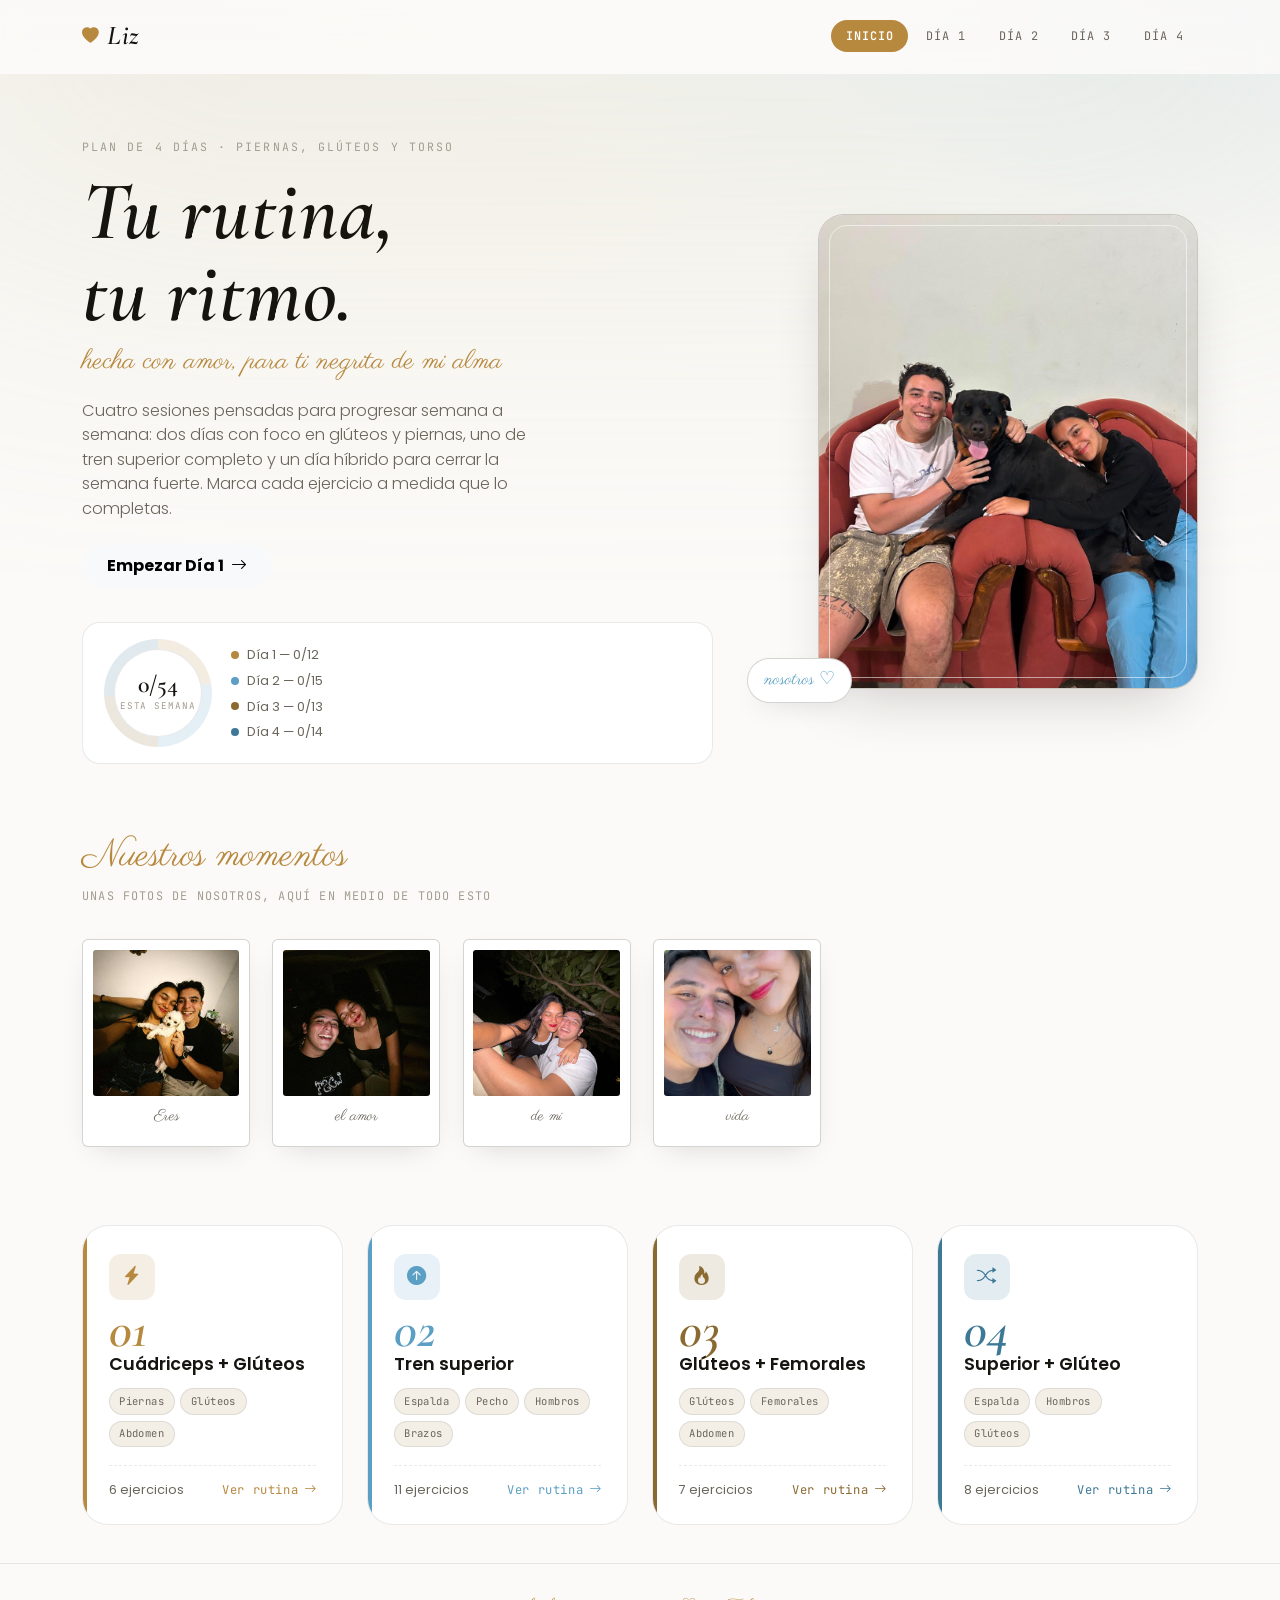
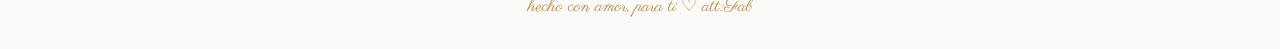
<file: index.html>
<!DOCTYPE html>
<html lang="es">
<head>
<meta charset="UTF-8">
<meta name="viewport" content="width=device-width, initial-scale=1.0">
<title>Nuestra Rutina</title>
<meta name="description" content="Nuestro plan de entrenamiento de 4 días, hecho con cariño para ti.">

<link rel="preconnect" href="https://fonts.googleapis.com">
<link href="https://fonts.googleapis.com/css2?family=Cormorant+Garamond:ital,wght@0,500;0,600;0,700;1,500;1,600&family=Poppins:wght@300;400;500;600;700&family=Parisienne&family=JetBrains+Mono:wght@400;600&display=swap" rel="stylesheet">
<link href="https://cdn.jsdelivr.net/npm/bootstrap@5.3.3/dist/css/bootstrap.min.css" rel="stylesheet">
<link rel="stylesheet" href="https://cdn.jsdelivr.net/npm/bootstrap-icons@1.11.3/font/bootstrap-icons.css">
<link rel="stylesheet" href="css/style.css">
</head>
<body>

<nav class="navbar navbar-rutina navbar-expand-md">
  <div class="container">
    <a class="brand" href="index.html"><i class="bi bi-heart-fill"></i>Liz</a>
    <button class="navbar-toggler border-0 text-white" type="button" data-bs-toggle="collapse" data-bs-target="#navMenu">
      <i class="bi bi-list fs-2"></i>
    </button>
    <div class="collapse navbar-collapse justify-content-end" id="navMenu">
      <ul class="navbar-nav gap-1">
        <li class="nav-item"><a class="nav-link active" href="index.html">Inicio</a></li>
        <li class="nav-item"><a class="nav-link" href="pages/dia1.html">Día 1</a></li>
        <li class="nav-item"><a class="nav-link" href="pages/dia2.html">Día 2</a></li>
        <li class="nav-item"><a class="nav-link" href="pages/dia3.html">Día 3</a></li>
        <li class="nav-item"><a class="nav-link" href="pages/dia4.html">Día 4</a></li>
      </ul>
    </div>
  </div>
</nav>

<header class="hero">
  <div class="container">
    <div class="row align-items-center g-5">
      <div class="col-lg-7 reveal">
        <p class="eyebrow mb-3">Plan de 4 días · piernas, glúteos y torso</p>
        <h1 class="display">Tu rutina,<br>tu ritmo.</h1>
        <span class="love-line">hecha con amor, para ti negrita de mi alma</span>
        <p class="lead-copy mt-3">
          Cuatro sesiones pensadas para progresar semana a semana: dos días con foco en
          glúteos y piernas, uno de tren superior completo y un día híbrido para cerrar
          la semana fuerte. Marca cada ejercicio a medida que lo completas.
        </p>
        <div class="d-flex gap-2 mt-4">
          <a href="pages/dia1.html" class="btn btn-light rounded-pill px-4 py-2 fw-bold">
            Empezar Día 1 <i class="bi bi-arrow-right ms-1"></i>
          </a>
        </div>

        <div class="weekly-strip reveal">
          <div class="weekly-ring-wrap">
            <div class="weekly-ring" id="weekly-ring">
              <div class="ring-center">
                <span class="ring-count" id="ring-count">0/0</span>
                <span class="ring-label">esta semana</span>
              </div>
            </div>
            <div class="ring-legend" id="ring-legend"></div>
          </div>
        </div>
      </div>

      <div class="col-lg-5 reveal">
        <div class="hero-photo-wrap">
          <div class="hero-photo" id="hero-photo">
            <div class="photo-empty"><i class="bi bi-camera-heart"></i><span>Foto de portada<br>img/nosotros/portada.jpeg</span></div>
          </div>
          <div class="hero-photo-tag">nosotros ♡</div>
        </div>
      </div>
    </div>
  </div>
</header>

<main class="container">

  <section class="nosotros-section reveal">
    <p class="nosotros-title">Nuestros momentos</p>
    <p class="nosotros-sub">unas fotos de nosotros, aquí en medio de todo esto</p>
    <div class="gallery-nosotros" id="gallery-nosotros"></div>
  </section>

  <div class="section-block">
  <div class="row g-4">

    <div class="col-md-6 col-lg-3 reveal">
      <a href="pages/dia1.html" class="text-decoration-none">
        <div class="day-card" style="--card-accent:#b7893f">
          <span class="day-icon"><i class="bi bi-lightning-charge-fill"></i></span>
          <p class="day-num">01</p>
          <h3>Cuádriceps + Glúteos</h3>
          <div class="tag-row">
            <span class="tag">Piernas</span><span class="tag">Glúteos</span><span class="tag">Abdomen</span>
          </div>
          <div class="card-foot">
            <span class="text-muted-soft" style="font-size:.8rem">6 ejercicios</span>
            <span class="go">Ver rutina <i class="bi bi-arrow-right"></i></span>
          </div>
        </div>
      </a>
    </div>

    <div class="col-md-6 col-lg-3 reveal">
      <a href="pages/dia2.html" class="text-decoration-none">
        <div class="day-card" style="--card-accent:#5b9fc4">
          <span class="day-icon"><i class="bi bi-arrow-up-circle-fill"></i></span>
          <p class="day-num">02</p>
          <h3>Tren superior</h3>
          <div class="tag-row">
            <span class="tag">Espalda</span><span class="tag">Pecho</span><span class="tag">Hombros</span><span class="tag">Brazos</span>
          </div>
          <div class="card-foot">
            <span class="text-muted-soft" style="font-size:.8rem">11 ejercicios</span>
            <span class="go">Ver rutina <i class="bi bi-arrow-right"></i></span>
          </div>
        </div>
      </a>
    </div>

    <div class="col-md-6 col-lg-3 reveal">
      <a href="pages/dia3.html" class="text-decoration-none">
        <div class="day-card" style="--card-accent:#8a6a30">
          <span class="day-icon"><i class="bi bi-fire"></i></span>
          <p class="day-num">03</p>
          <h3>Glúteos + Femorales</h3>
          <div class="tag-row">
            <span class="tag">Glúteos</span><span class="tag">Femorales</span><span class="tag">Abdomen</span>
          </div>
          <div class="card-foot">
            <span class="text-muted-soft" style="font-size:.8rem">7 ejercicios</span>
            <span class="go">Ver rutina <i class="bi bi-arrow-right"></i></span>
          </div>
        </div>
      </a>
    </div>

    <div class="col-md-6 col-lg-3 reveal">
      <a href="pages/dia4.html" class="text-decoration-none">
        <div class="day-card" style="--card-accent:#3d7996">
          <span class="day-icon"><i class="bi bi-shuffle"></i></span>
          <p class="day-num">04</p>
          <h3>Superior + Glúteo</h3>
          <div class="tag-row">
            <span class="tag">Espalda</span><span class="tag">Hombros</span><span class="tag">Glúteos</span>
          </div>
          <div class="card-foot">
            <span class="text-muted-soft" style="font-size:.8rem">8 ejercicios</span>
            <span class="go">Ver rutina <i class="bi bi-arrow-right"></i></span>
          </div>
        </div>
      </a>
    </div>

  </div>
  </div>
</main>

<footer class="site-footer">hecho con amor, para ti ♡ att:Fab</footer>

<button class="to-top" aria-label="Volver arriba"><i class="bi bi-arrow-up"></i></button>

<script src="https://cdn.jsdelivr.net/npm/bootstrap@5.3.3/dist/js/bootstrap.bundle.min.js"></script>
<script src="js/app.js"></script>
<script>initIndexPage();</script>
</body>
</html>
</file>
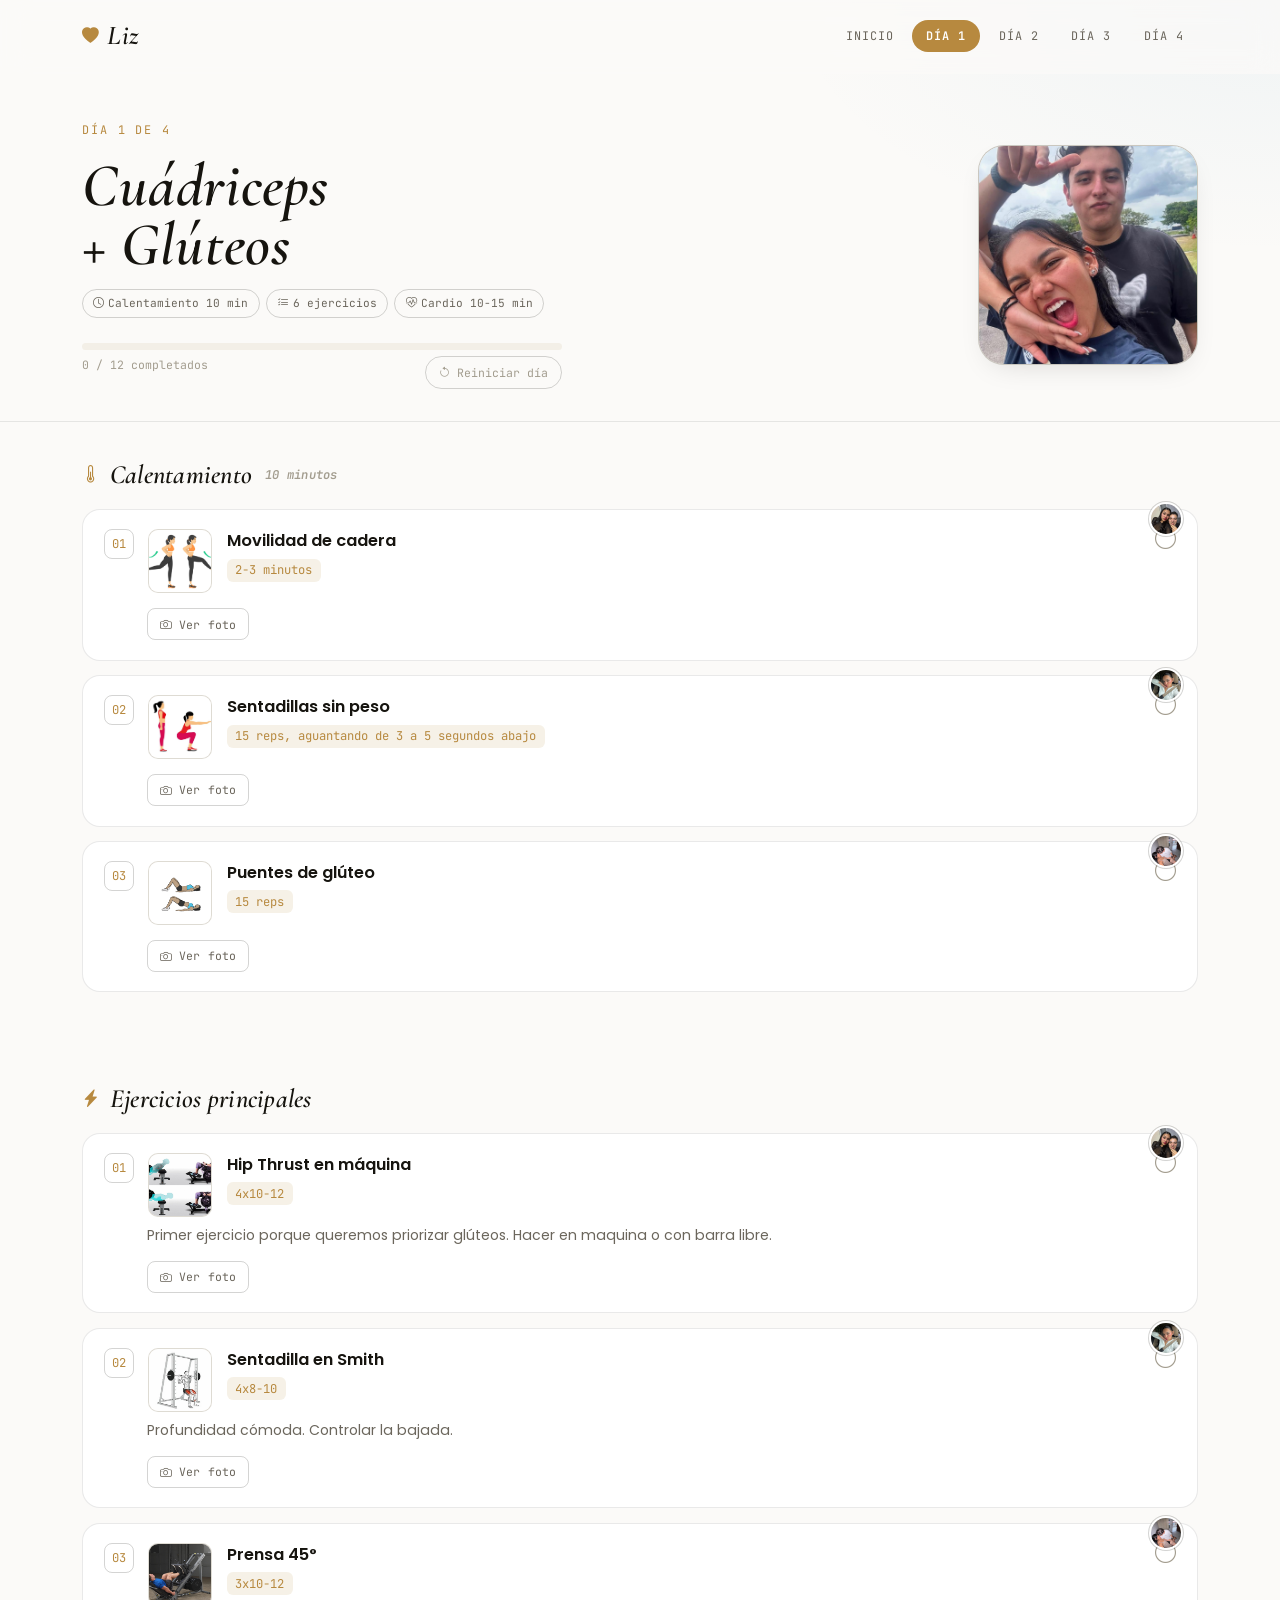
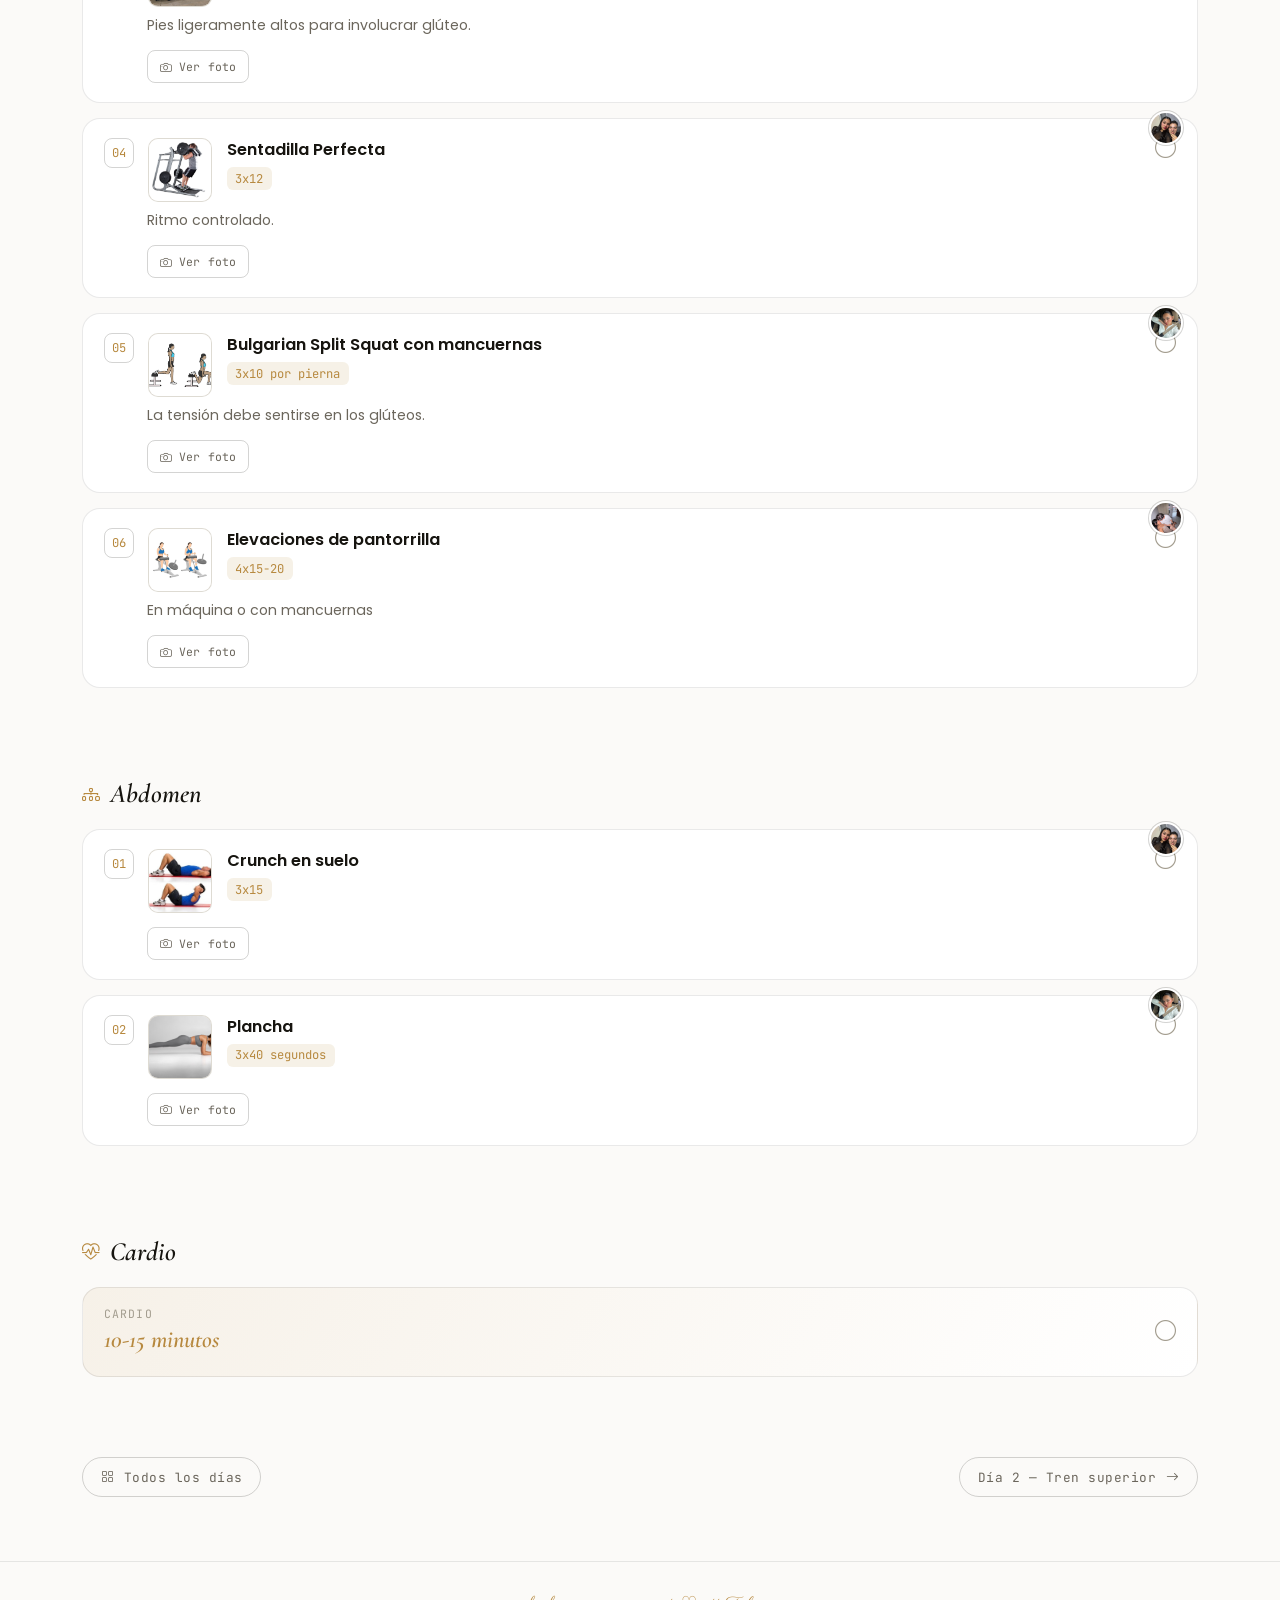
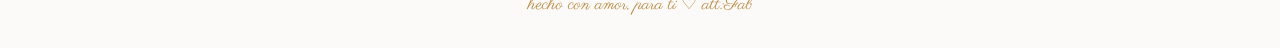
<file: pages/dia1.html>
<!DOCTYPE html>
<html lang="es">
<head>
<meta charset="UTF-8">
<meta name="viewport" content="width=device-width, initial-scale=1.0">
<title>Día 1 — Cuádriceps + Glúteos</title>

<link rel="preconnect" href="https://fonts.googleapis.com">
<link href="https://fonts.googleapis.com/css2?family=Cormorant+Garamond:ital,wght@0,500;0,600;0,700;1,500;1,600&family=Poppins:wght@300;400;500;600;700&family=Parisienne&family=JetBrains+Mono:wght@400;600&display=swap" rel="stylesheet">
<link href="https://cdn.jsdelivr.net/npm/bootstrap@5.3.3/dist/css/bootstrap.min.css" rel="stylesheet">
<link rel="stylesheet" href="https://cdn.jsdelivr.net/npm/bootstrap-icons@1.11.3/font/bootstrap-icons.css">
<link rel="stylesheet" href="../css/style.css">
</head>
<body>

<nav class="navbar navbar-rutina navbar-expand-md">
  <div class="container">
    <a class="brand" href="../index.html"><i class="bi bi-heart-fill"></i>Liz</a>
    <button class="navbar-toggler border-0 text-white" type="button" data-bs-toggle="collapse" data-bs-target="#navMenu">
      <i class="bi bi-list fs-2"></i>
    </button>
    <div class="collapse navbar-collapse justify-content-end" id="navMenu">
      <ul class="navbar-nav gap-1">
        <li class="nav-item"><a class="nav-link" href="../index.html">Inicio</a></li>
        <li class="nav-item"><a class="nav-link" href="dia1.html">Día 1</a></li>
        <li class="nav-item"><a class="nav-link" href="dia2.html">Día 2</a></li>
        <li class="nav-item"><a class="nav-link" href="dia3.html">Día 3</a></li>
        <li class="nav-item"><a class="nav-link" href="dia4.html">Día 4</a></li>
      </ul>
    </div>
  </div>
</nav>

<header class="day-header">
  <div class="container">
    <div class="row g-4">
      <div class="col-lg-8">
        <p class="kicker reveal">Día 1 de 4</p>
        <h1 class="display reveal">Cuádriceps<br>+ Glúteos</h1>
        <div class="tag-row reveal">
          <span class="tag"><i class="bi bi-clock me-1"></i>Calentamiento 10 min</span>
          <span class="tag"><i class="bi bi-list-check me-1"></i>6 ejercicios</span>
          <span class="tag"><i class="bi bi-heart-pulse me-1"></i>Cardio 10-15 min</span>
        </div>

        <div class="session-progress reveal">
          <div class="bar"><div class="fill" id="progress-fill"></div></div>
          <div class="meta">
            <span id="progress-meta">0 / 0 completados</span>
            <button class="reset-btn" id="reset-day"><i class="bi bi-arrow-counterclockwise"></i> Reiniciar día</button>
          </div>
        </div>
      </div>
      <div class="col-lg-4 reveal">
        <div class="day-photo" id="day-photo">
          <div class="photo-empty"><i class="bi bi-camera-heart"></i><span>img/nosotros/dia1.jpg</span></div>
        </div>
      </div>
    </div>
  </div>
</header>

<main class="container">

  <section class="section-block">
    <h2 class="section-title"><i class="bi bi-thermometer-half"></i>Calentamiento <span class="section-sub" id="calentamiento-duracion"></span></h2>
    <div id="calentamiento-list"></div>
  </section>

  <section class="section-block">
    <h2 class="section-title"><i class="bi bi-lightning-charge-fill"></i>Ejercicios principales</h2>
    <div id="ejercicios-list"></div>
  </section>

  <section class="section-block">
    <h2 class="section-title"><i class="bi bi-diagram-3"></i>Abdomen</h2>
    <div id="abdomen-list"></div>
  </section>

  <section class="section-block">
    <h2 class="section-title"><i class="bi bi-heart-pulse"></i>Cardio</h2>
    <div class="cardio-box" id="cardio-box"></div>
  </section>

  <nav class="day-nav">
    <a href="../index.html"><i class="bi bi-grid"></i> Todos los días</a>
    <a href="dia2.html">Día 2 — Tren superior <i class="bi bi-arrow-right"></i></a>
  </nav>
</main>

<footer class="site-footer">hecho con amor, para ti ♡ att:Fab</footer>

<div class="modal fade" id="mediaModal" tabindex="-1" aria-hidden="true">
  <div class="modal-dialog modal-dialog-centered modal-lg">
    <div class="modal-content">
      <div class="modal-header">
        <h5 class="modal-title" id="mediaModalLabel"></h5>
        <button type="button" class="btn-close" data-bs-dismiss="modal" aria-label="Cerrar"></button>
      </div>
      <div class="modal-body" id="mediaModalBody"></div>
    </div>
  </div>
</div>

<button class="to-top" aria-label="Volver arriba"><i class="bi bi-arrow-up"></i></button>

<script src="https://cdn.jsdelivr.net/npm/bootstrap@5.3.3/dist/js/bootstrap.bundle.min.js"></script>
<script src="../js/app.js"></script>
<script>initDayPage(1);</script>
</body>
</html>
</file>
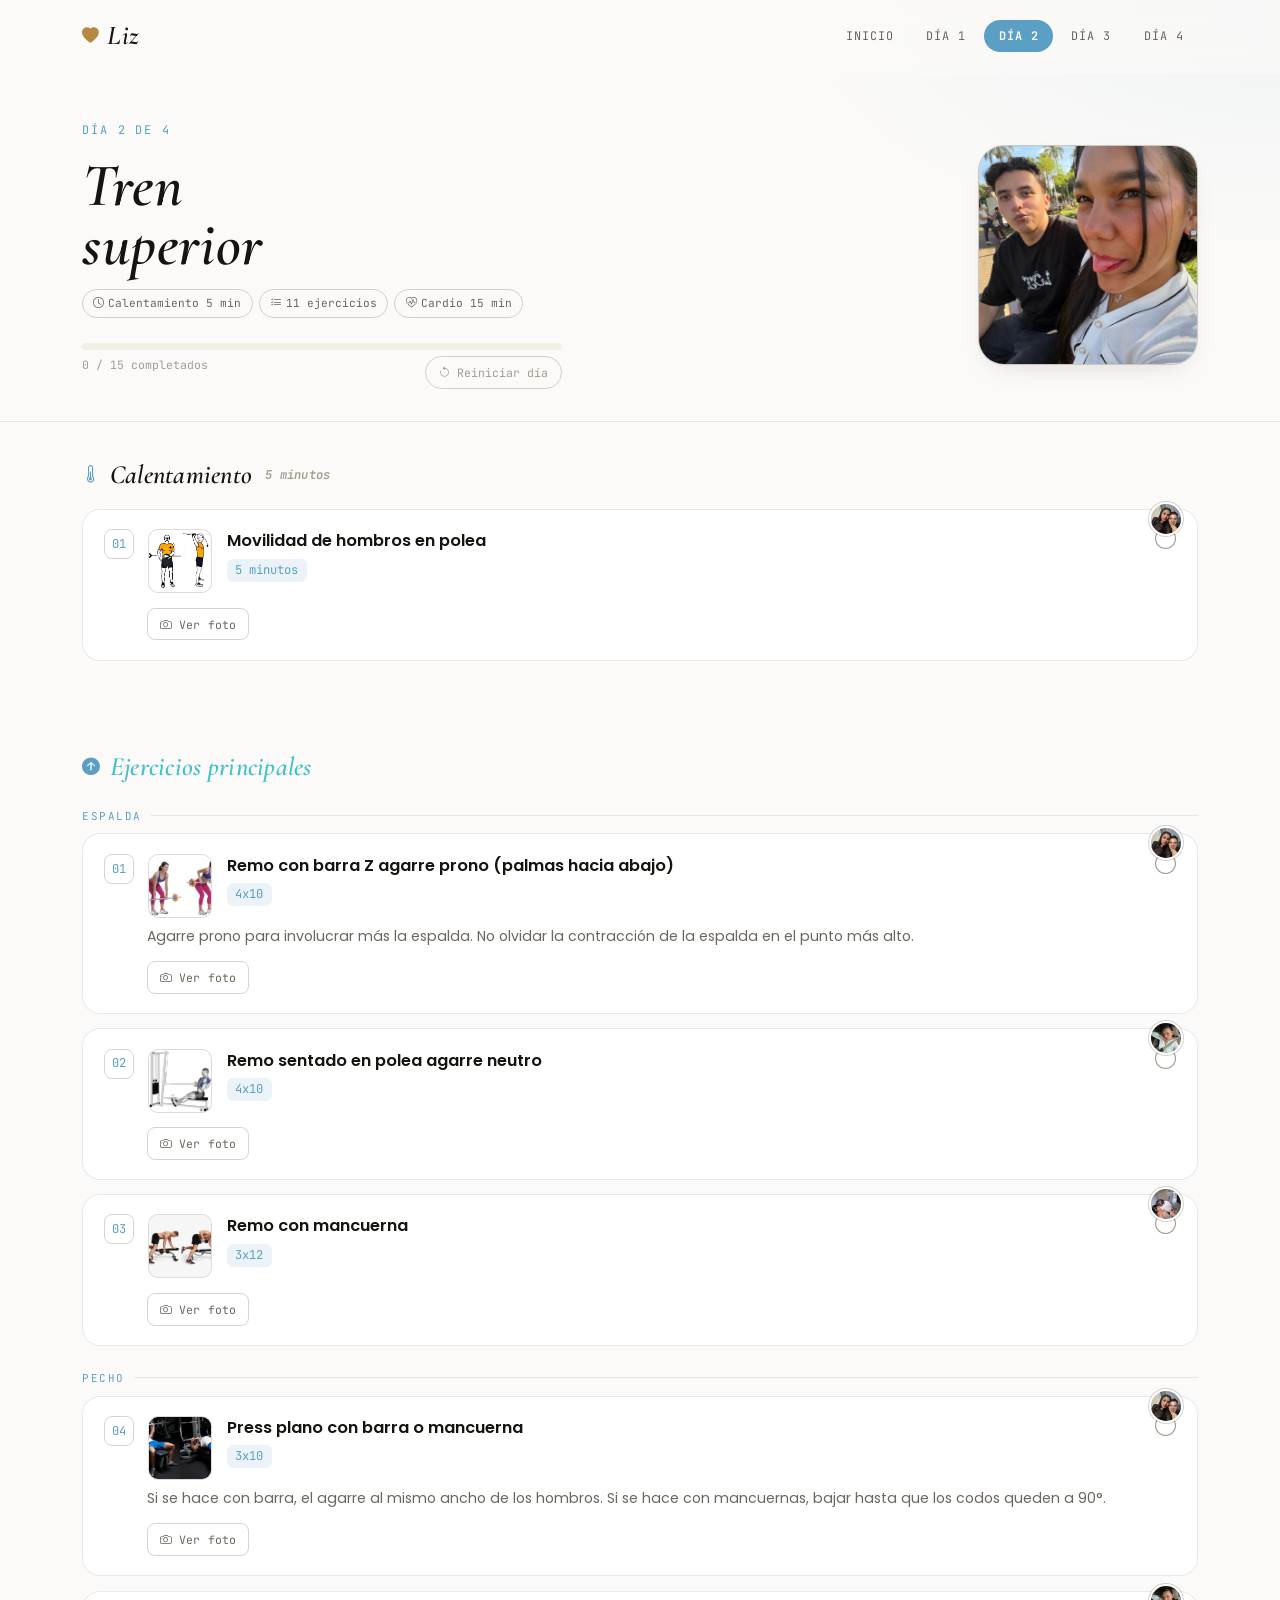
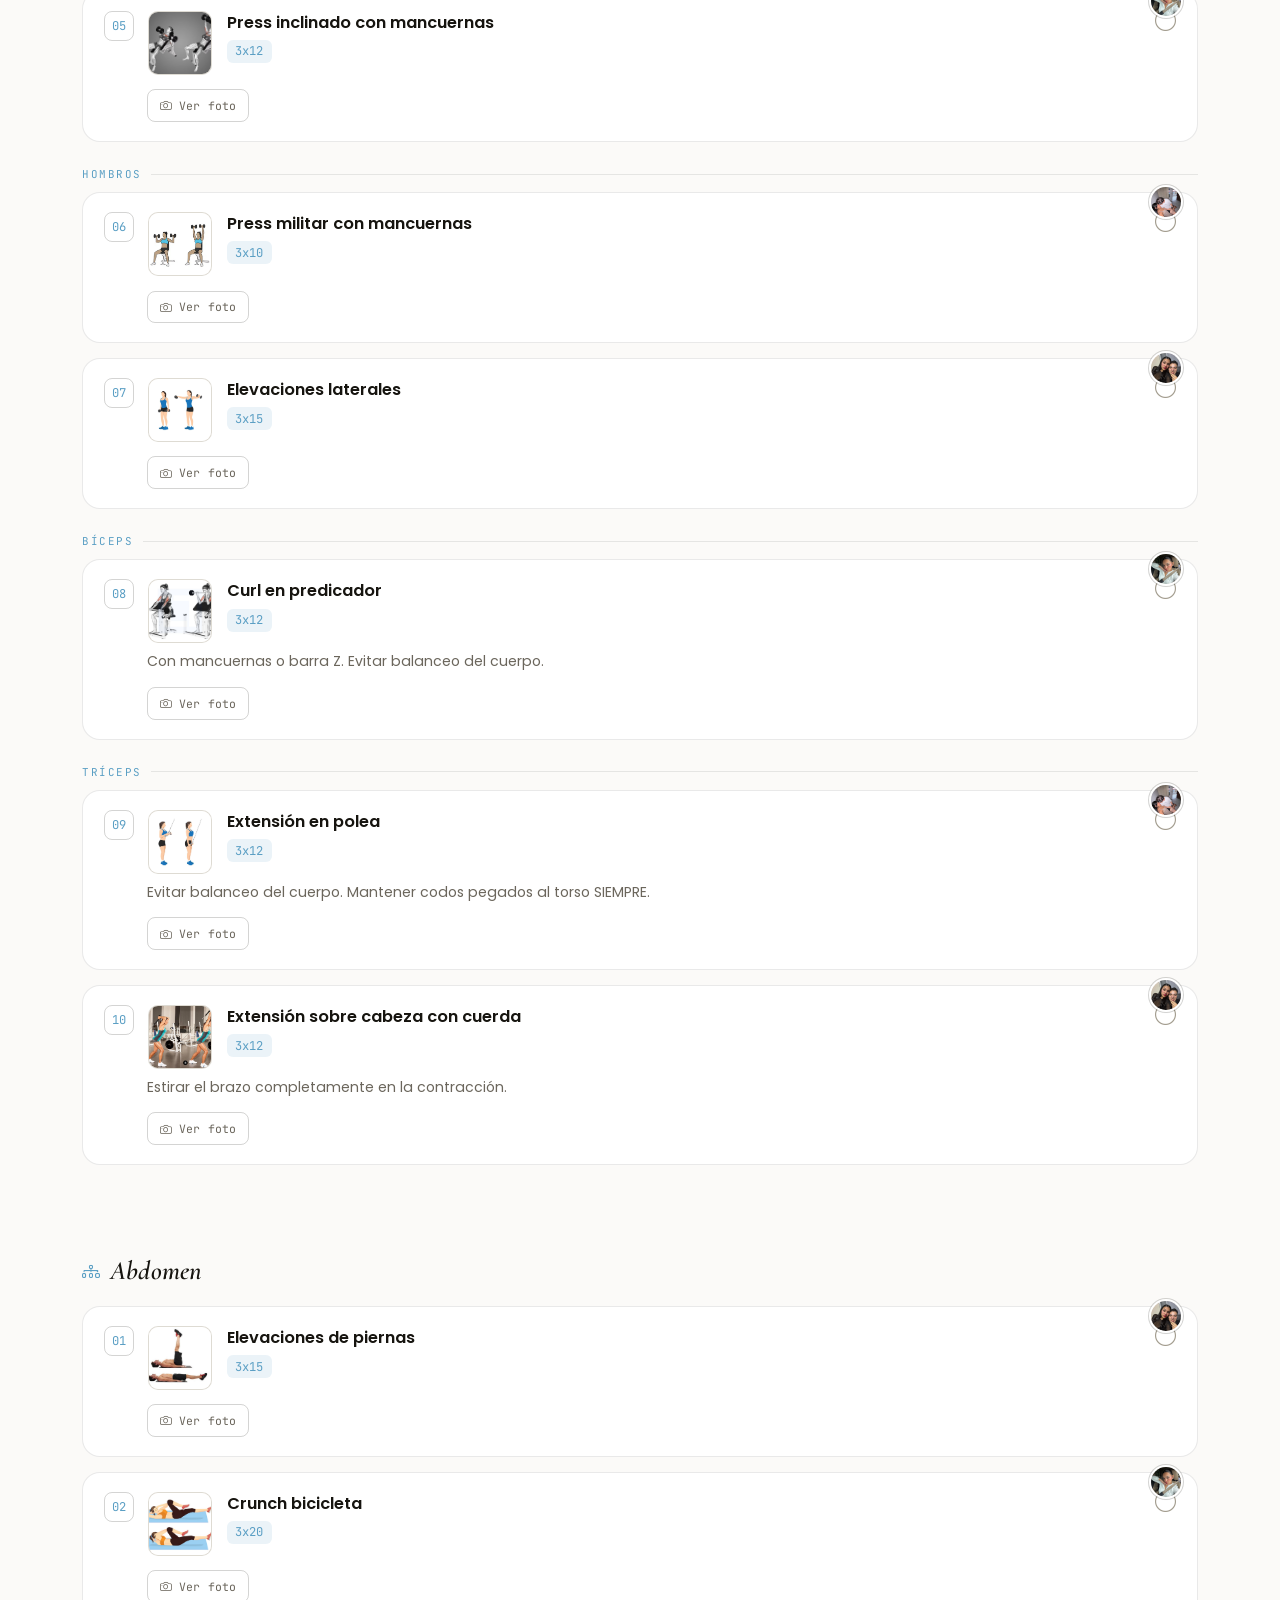
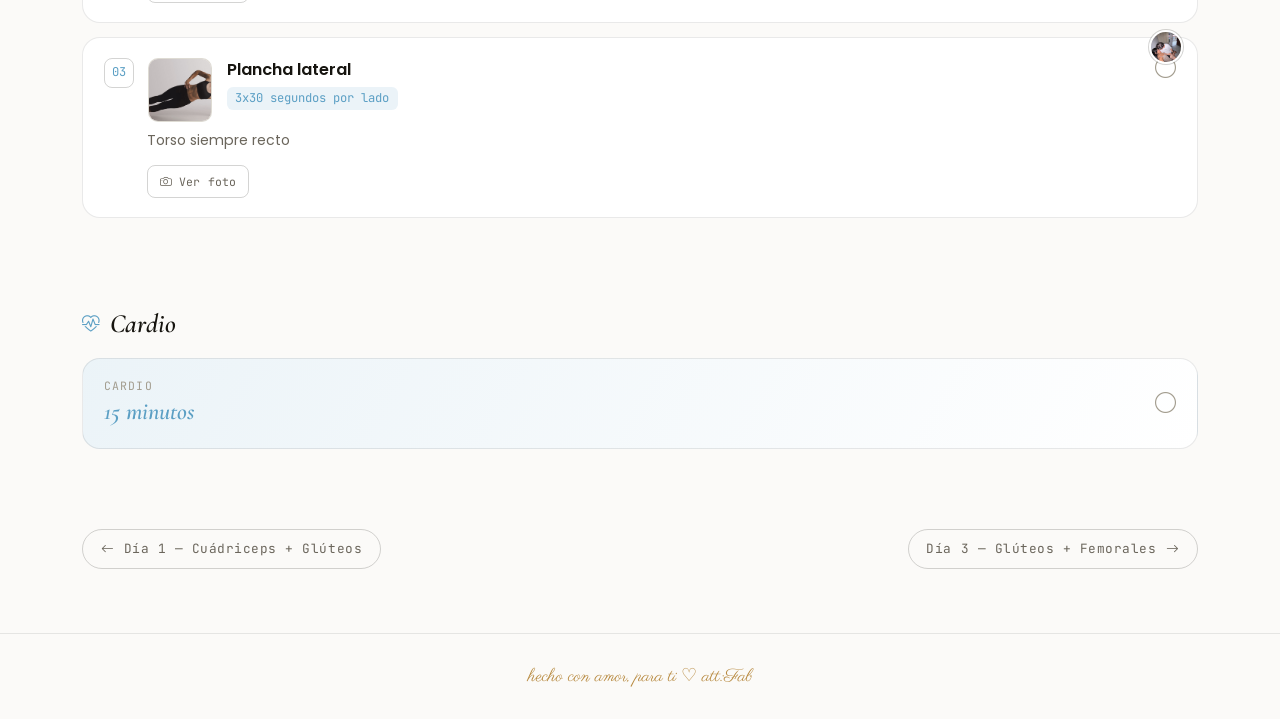
<file: pages/dia2.html>
<!DOCTYPE html>
<html lang="es">
<head>
<meta charset="UTF-8">
<meta name="viewport" content="width=device-width, initial-scale=1.0">
<title>Día 2 — Tren superior</title>

<link rel="preconnect" href="https://fonts.googleapis.com">
<link href="https://fonts.googleapis.com/css2?family=Cormorant+Garamond:ital,wght@0,500;0,600;0,700;1,500;1,600&family=Poppins:wght@300;400;500;600;700&family=Parisienne&family=JetBrains+Mono:wght@400;600&display=swap" rel="stylesheet">
<link href="https://cdn.jsdelivr.net/npm/bootstrap@5.3.3/dist/css/bootstrap.min.css" rel="stylesheet">
<link rel="stylesheet" href="https://cdn.jsdelivr.net/npm/bootstrap-icons@1.11.3/font/bootstrap-icons.css">
<link rel="stylesheet" href="../css/style.css">
</head>
<body>

<nav class="navbar navbar-rutina navbar-expand-md">
  <div class="container">
    <a class="brand" href="../index.html"><i class="bi bi-heart-fill"></i>Liz</a>
    <button class="navbar-toggler border-0 text-white" type="button" data-bs-toggle="collapse" data-bs-target="#navMenu">
      <i class="bi bi-list fs-2"></i>
    </button>
    <div class="collapse navbar-collapse justify-content-end" id="navMenu">
      <ul class="navbar-nav gap-1">
        <li class="nav-item"><a class="nav-link" href="../index.html">Inicio</a></li>
        <li class="nav-item"><a class="nav-link" href="dia1.html">Día 1</a></li>
        <li class="nav-item"><a class="nav-link" href="dia2.html">Día 2</a></li>
        <li class="nav-item"><a class="nav-link" href="dia3.html">Día 3</a></li>
        <li class="nav-item"><a class="nav-link" href="dia4.html">Día 4</a></li>
      </ul>
    </div>
  </div>
</nav>

<header class="day-header">
  <div class="container">
    <div class="row g-4">
      <div class="col-lg-8">
        <p class="kicker reveal">Día 2 de 4</p>
        <h1 class="display reveal">Tren<br>superior</h1>
        <div class="tag-row reveal">
          <span class="tag"><i class="bi bi-clock me-1"></i>Calentamiento 5 min</span>
          <span class="tag"><i class="bi bi-list-check me-1"></i>11 ejercicios</span>
          <span class="tag"><i class="bi bi-heart-pulse me-1"></i>Cardio 15 min</span>
        </div>

        <div class="session-progress reveal">
          <div class="bar"><div class="fill" id="progress-fill"></div></div>
          <div class="meta">
            <span id="progress-meta">0 / 0 completados</span>
            <button class="reset-btn" id="reset-day"><i class="bi bi-arrow-counterclockwise"></i> Reiniciar día</button>
          </div>
        </div>
      </div>
      <div class="col-lg-4 reveal">
        <div class="day-photo" id="day-photo">
          <div class="photo-empty"><i class="bi bi-camera-heart"></i><span>img/nosotros/dia2.jpg</span></div>
        </div>
      </div>
    </div>
  </div>
</header>

<main class="container">

  <section class="section-block">
    <h2 class="section-title"><i class="bi bi-thermometer-half"></i>Calentamiento <span class="section-sub" id="calentamiento-duracion"></span></h2>
    <div id="calentamiento-list"></div>
  </section>

  <section class="section-block">
    <h2 class="section-title" style="color:#3fc1c9"><i class="bi bi-arrow-up-circle-fill"></i>Ejercicios principales</h2>
    <div id="ejercicios-list"></div>
  </section>

  <section class="section-block">
    <h2 class="section-title"><i class="bi bi-diagram-3"></i>Abdomen</h2>
    <div id="abdomen-list"></div>
  </section>

  <section class="section-block">
    <h2 class="section-title"><i class="bi bi-heart-pulse"></i>Cardio</h2>
    <div class="cardio-box" id="cardio-box"></div>
  </section>

  <nav class="day-nav">
    <a href="dia1.html"><i class="bi bi-arrow-left"></i> Día 1 — Cuádriceps + Glúteos</a>
    <a href="dia3.html">Día 3 — Glúteos + Femorales <i class="bi bi-arrow-right"></i></a>
  </nav>
</main>

<footer class="site-footer">hecho con amor, para ti ♡ att:Fab</footer>

<div class="modal fade" id="mediaModal" tabindex="-1" aria-hidden="true">
  <div class="modal-dialog modal-dialog-centered modal-lg">
    <div class="modal-content">
      <div class="modal-header">
        <h5 class="modal-title" id="mediaModalLabel"></h5>
        <button type="button" class="btn-close" data-bs-dismiss="modal" aria-label="Cerrar"></button>
      </div>
      <div class="modal-body" id="mediaModalBody"></div>
    </div>
  </div>
</div>

<button class="to-top" aria-label="Volver arriba"><i class="bi bi-arrow-up"></i></button>

<script src="https://cdn.jsdelivr.net/npm/bootstrap@5.3.3/dist/js/bootstrap.bundle.min.js"></script>
<script src="../js/app.js"></script>
<script>initDayPage(2);</script>
</body>
</html>
</file>
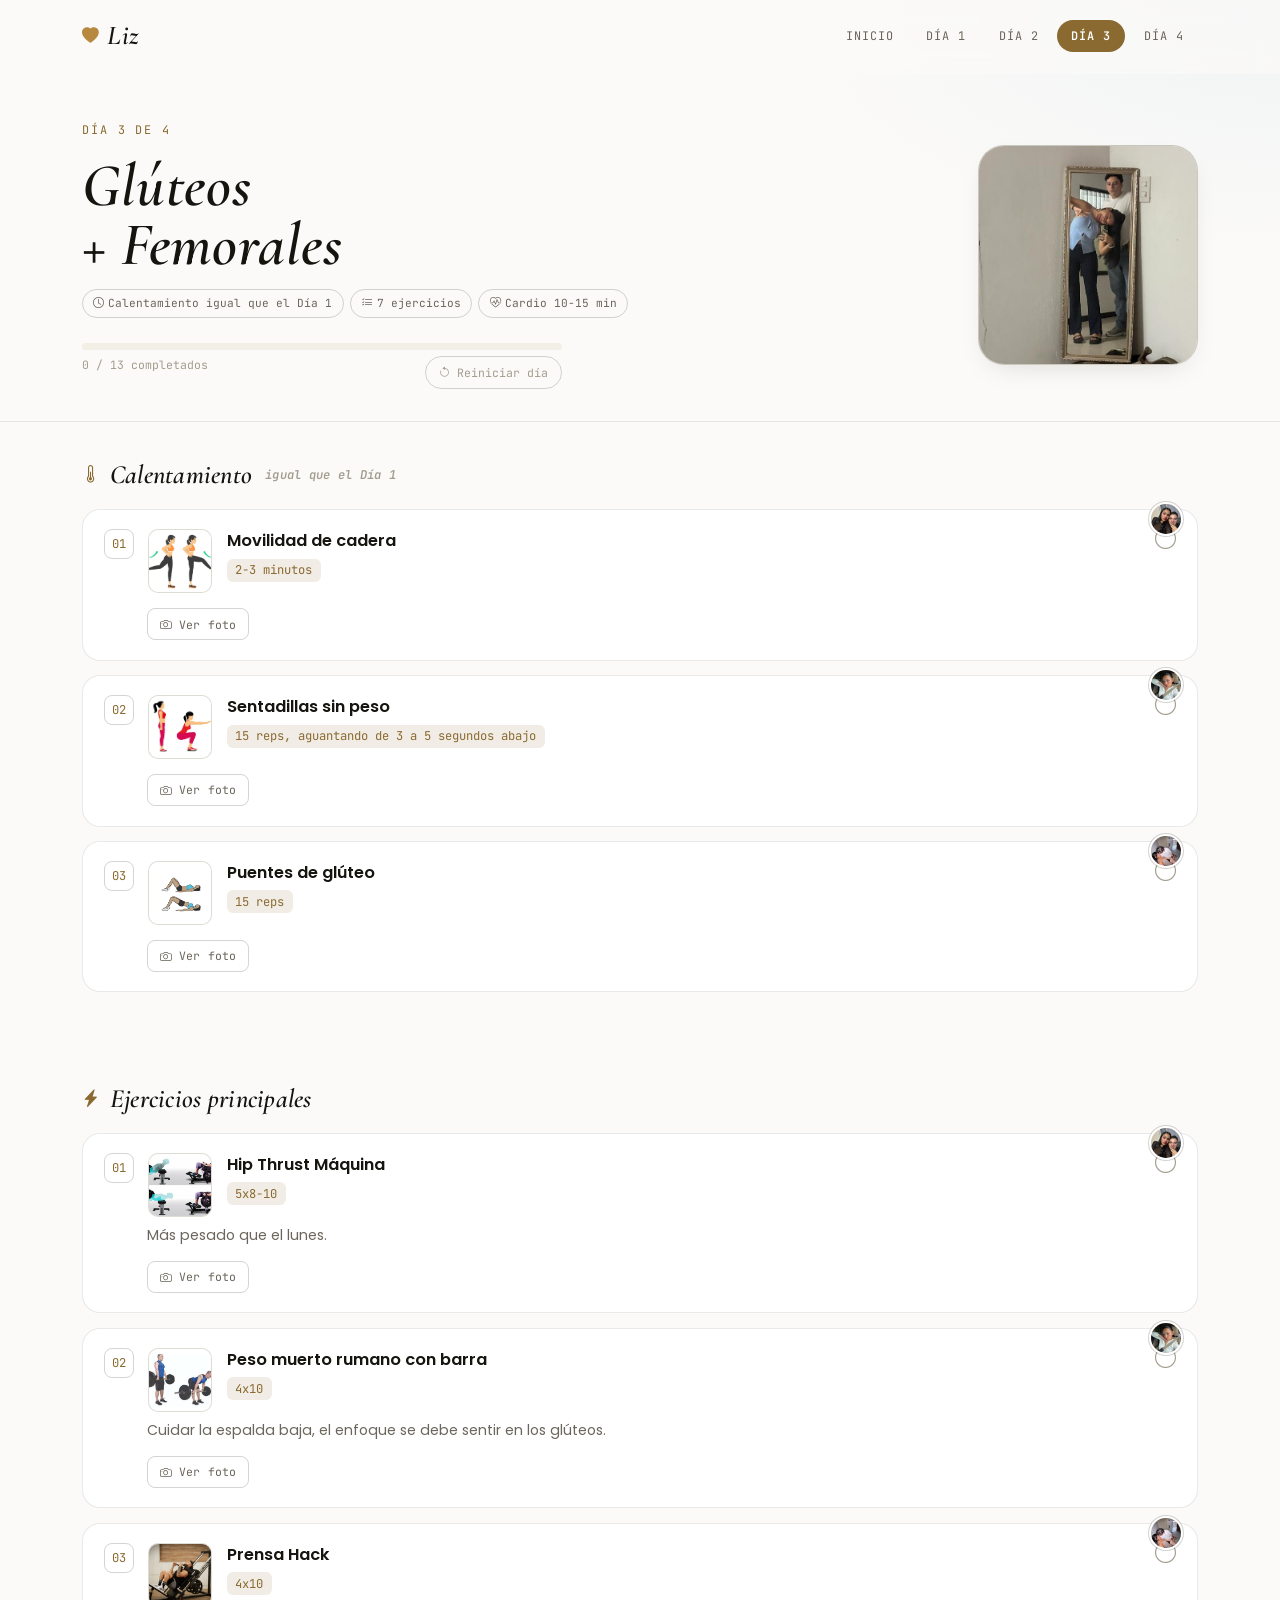
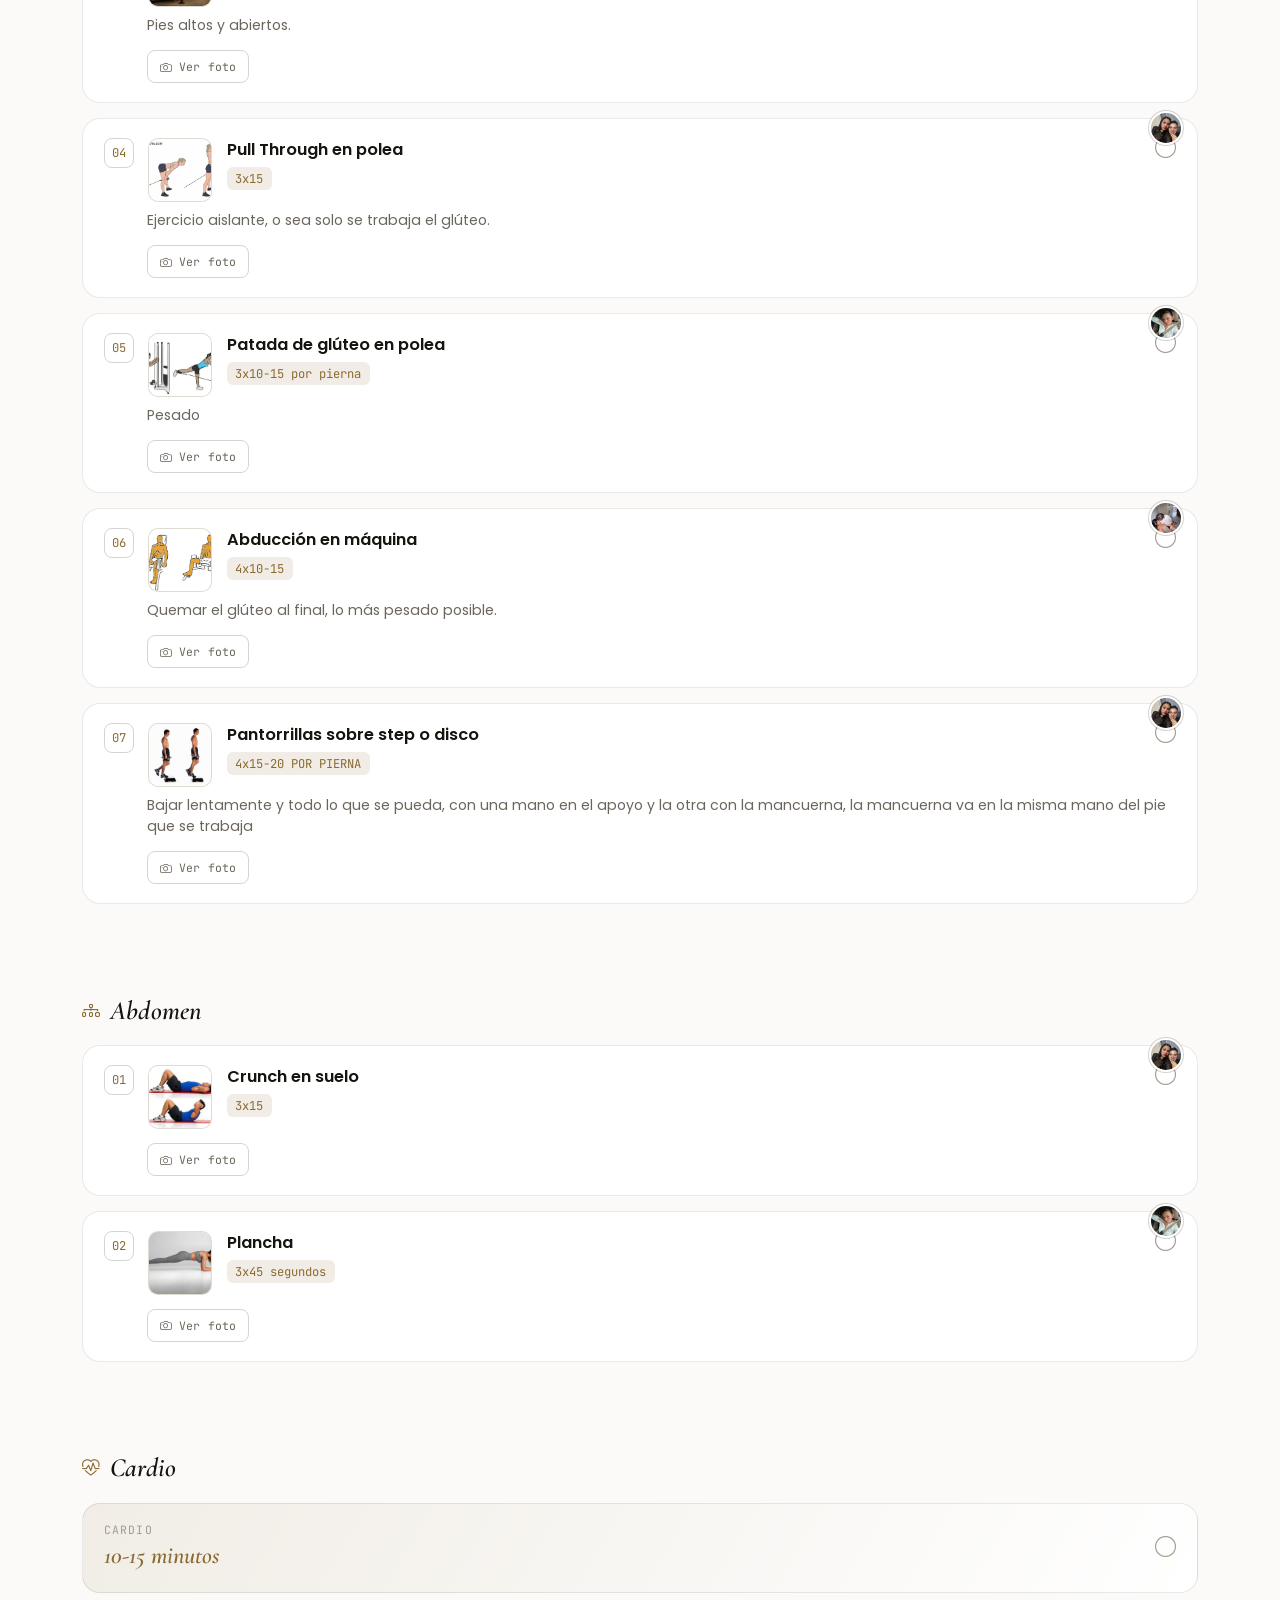
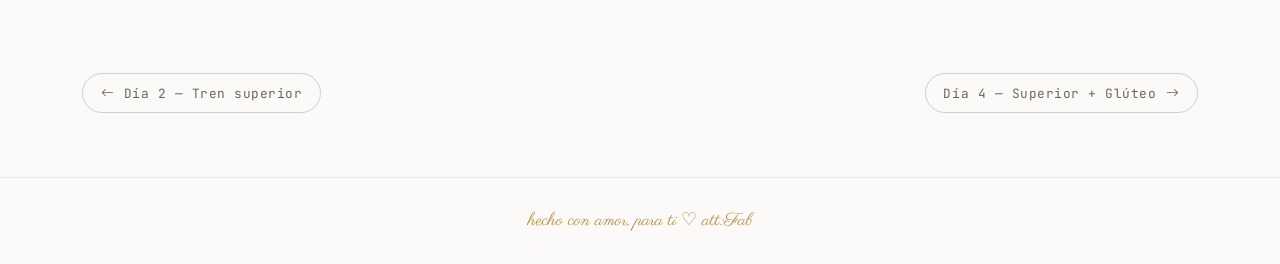
<file: pages/dia3.html>
<!DOCTYPE html>
<html lang="es">
<head>
<meta charset="UTF-8">
<meta name="viewport" content="width=device-width, initial-scale=1.0">
<title>Día 3 — Glúteos + Femorales</title>

<link rel="preconnect" href="https://fonts.googleapis.com">
<link href="https://fonts.googleapis.com/css2?family=Cormorant+Garamond:ital,wght@0,500;0,600;0,700;1,500;1,600&family=Poppins:wght@300;400;500;600;700&family=Parisienne&family=JetBrains+Mono:wght@400;600&display=swap" rel="stylesheet">
<link href="https://cdn.jsdelivr.net/npm/bootstrap@5.3.3/dist/css/bootstrap.min.css" rel="stylesheet">
<link rel="stylesheet" href="https://cdn.jsdelivr.net/npm/bootstrap-icons@1.11.3/font/bootstrap-icons.css">
<link rel="stylesheet" href="../css/style.css">
</head>
<body>

<nav class="navbar navbar-rutina navbar-expand-md">
  <div class="container">
    <a class="brand" href="../index.html"><i class="bi bi-heart-fill"></i>Liz</a>
    <button class="navbar-toggler border-0 text-white" type="button" data-bs-toggle="collapse" data-bs-target="#navMenu">
      <i class="bi bi-list fs-2"></i>
    </button>
    <div class="collapse navbar-collapse justify-content-end" id="navMenu">
      <ul class="navbar-nav gap-1">
        <li class="nav-item"><a class="nav-link" href="../index.html">Inicio</a></li>
        <li class="nav-item"><a class="nav-link" href="dia1.html">Día 1</a></li>
        <li class="nav-item"><a class="nav-link" href="dia2.html">Día 2</a></li>
        <li class="nav-item"><a class="nav-link" href="dia3.html">Día 3</a></li>
        <li class="nav-item"><a class="nav-link" href="dia4.html">Día 4</a></li>
      </ul>
    </div>
  </div>
</nav>

<header class="day-header">
  <div class="container">
    <div class="row g-4">
      <div class="col-lg-8">
        <p class="kicker reveal">Día 3 de 4</p>
        <h1 class="display reveal">Glúteos<br>+ Femorales</h1>
        <div class="tag-row reveal">
          <span class="tag"><i class="bi bi-clock me-1"></i>Calentamiento igual que el Día 1</span>
          <span class="tag"><i class="bi bi-list-check me-1"></i>7 ejercicios</span>
          <span class="tag"><i class="bi bi-heart-pulse me-1"></i>Cardio 10-15 min</span>
        </div>

        <div class="session-progress reveal">
          <div class="bar"><div class="fill" id="progress-fill"></div></div>
          <div class="meta">
            <span id="progress-meta">0 / 0 completados</span>
            <button class="reset-btn" id="reset-day"><i class="bi bi-arrow-counterclockwise"></i> Reiniciar día</button>
          </div>
        </div>
      </div>
      <div class="col-lg-4 reveal">
        <div class="day-photo" id="day-photo">
          <div class="photo-empty"><i class="bi bi-camera-heart"></i><span>img/nosotros/dia3.jpg</span></div>
        </div>
      </div>
    </div>
  </div>
</header>

<main class="container">

  <section class="section-block">
    <h2 class="section-title"><i class="bi bi-thermometer-half"></i>Calentamiento <span class="section-sub" id="calentamiento-duracion"></span></h2>
    <div id="calentamiento-list"></div>
  </section>

  <section class="section-block">
    <h2 class="section-title"><i class="bi bi-lightning-charge-fill"></i>Ejercicios principales</h2>
    <div id="ejercicios-list"></div>
  </section>

  <section class="section-block">
    <h2 class="section-title"><i class="bi bi-diagram-3"></i>Abdomen</h2>
    <div id="abdomen-list"></div>
  </section>

  <section class="section-block">
    <h2 class="section-title"><i class="bi bi-heart-pulse"></i>Cardio</h2>
    <div class="cardio-box" id="cardio-box"></div>
  </section>

  <nav class="day-nav">
    <a href="dia2.html"><i class="bi bi-arrow-left"></i> Día 2 — Tren superior</a>
    <a href="dia4.html">Día 4 — Superior + Glúteo <i class="bi bi-arrow-right"></i></a>
  </nav>
</main>

<footer class="site-footer">hecho con amor, para ti ♡ att:Fab</footer>

<div class="modal fade" id="mediaModal" tabindex="-1" aria-hidden="true">
  <div class="modal-dialog modal-dialog-centered modal-lg">
    <div class="modal-content">
      <div class="modal-header">
        <h5 class="modal-title" id="mediaModalLabel"></h5>
        <button type="button" class="btn-close" data-bs-dismiss="modal" aria-label="Cerrar"></button>
      </div>
      <div class="modal-body" id="mediaModalBody"></div>
    </div>
  </div>
</div>

<button class="to-top" aria-label="Volver arriba"><i class="bi bi-arrow-up"></i></button>

<script src="https://cdn.jsdelivr.net/npm/bootstrap@5.3.3/dist/js/bootstrap.bundle.min.js"></script>
<script src="../js/app.js"></script>
<script>initDayPage(3);</script>
</body>
</html>
</file>
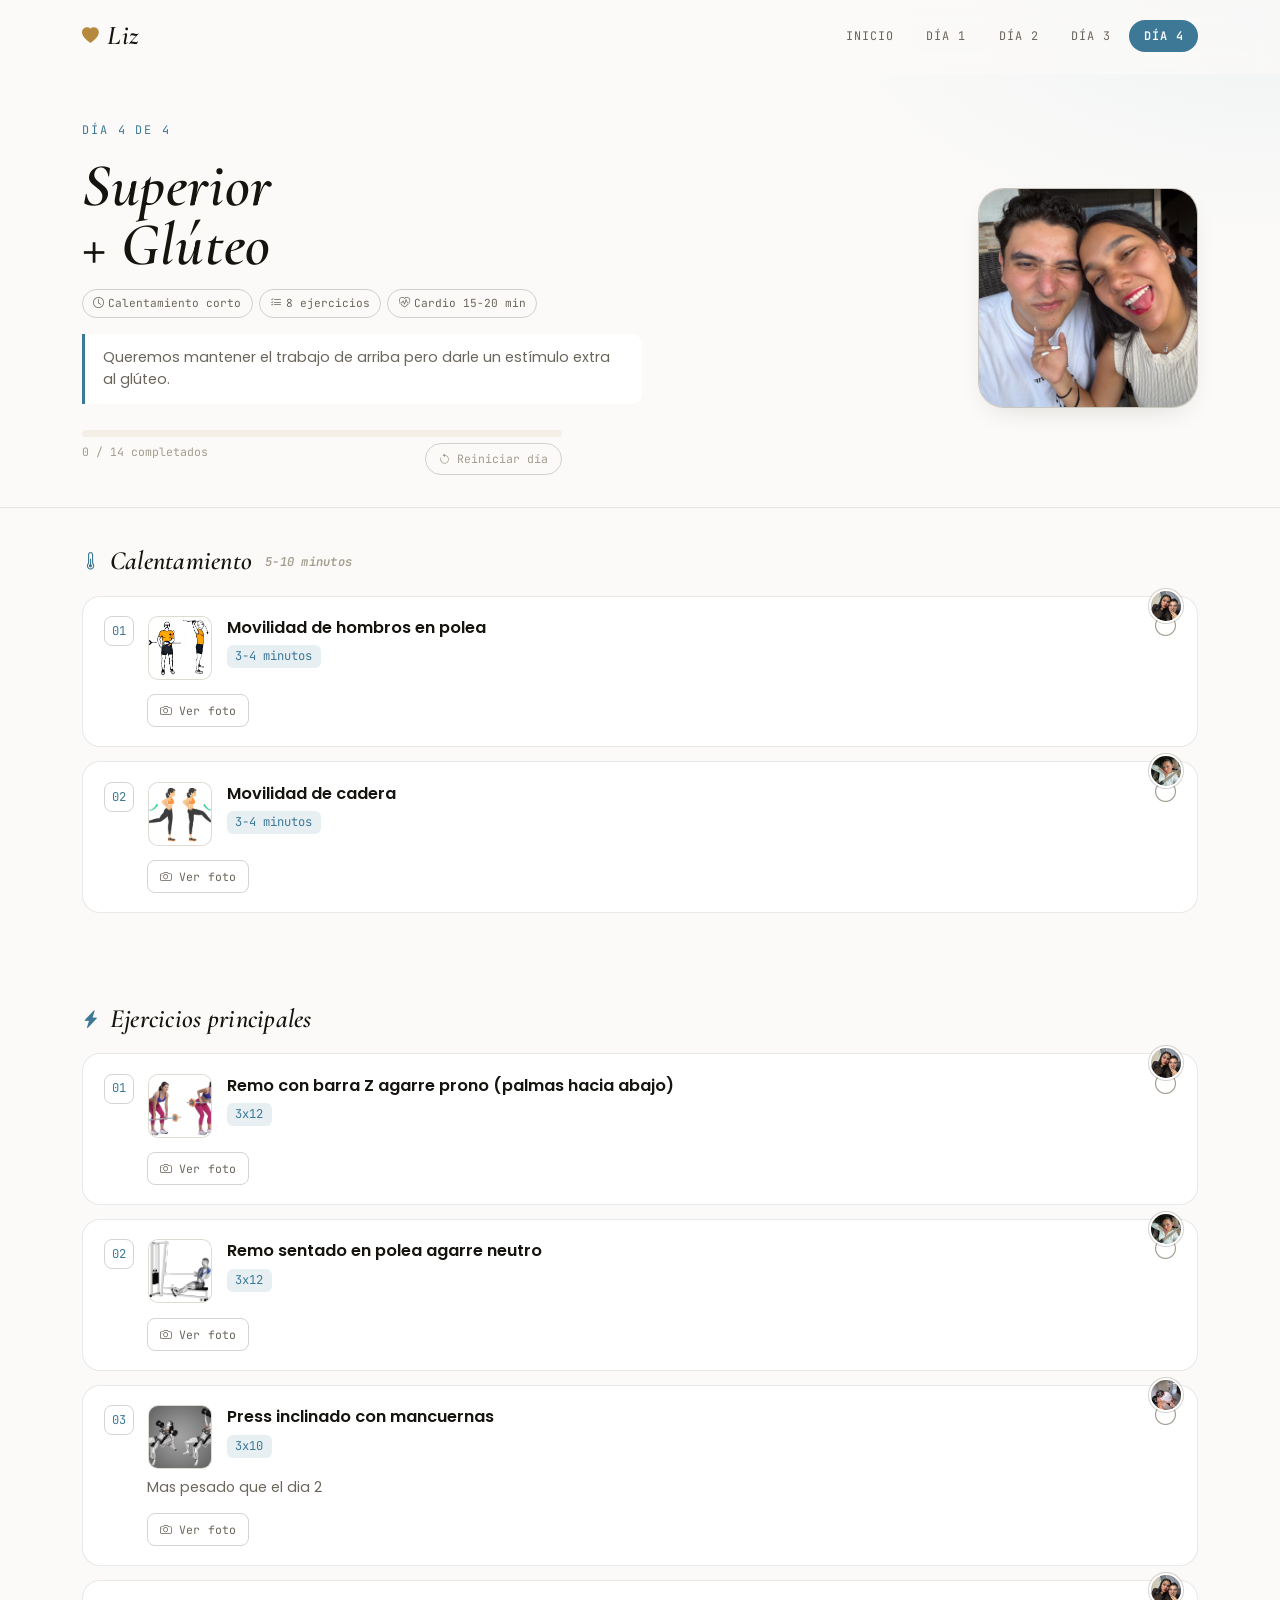
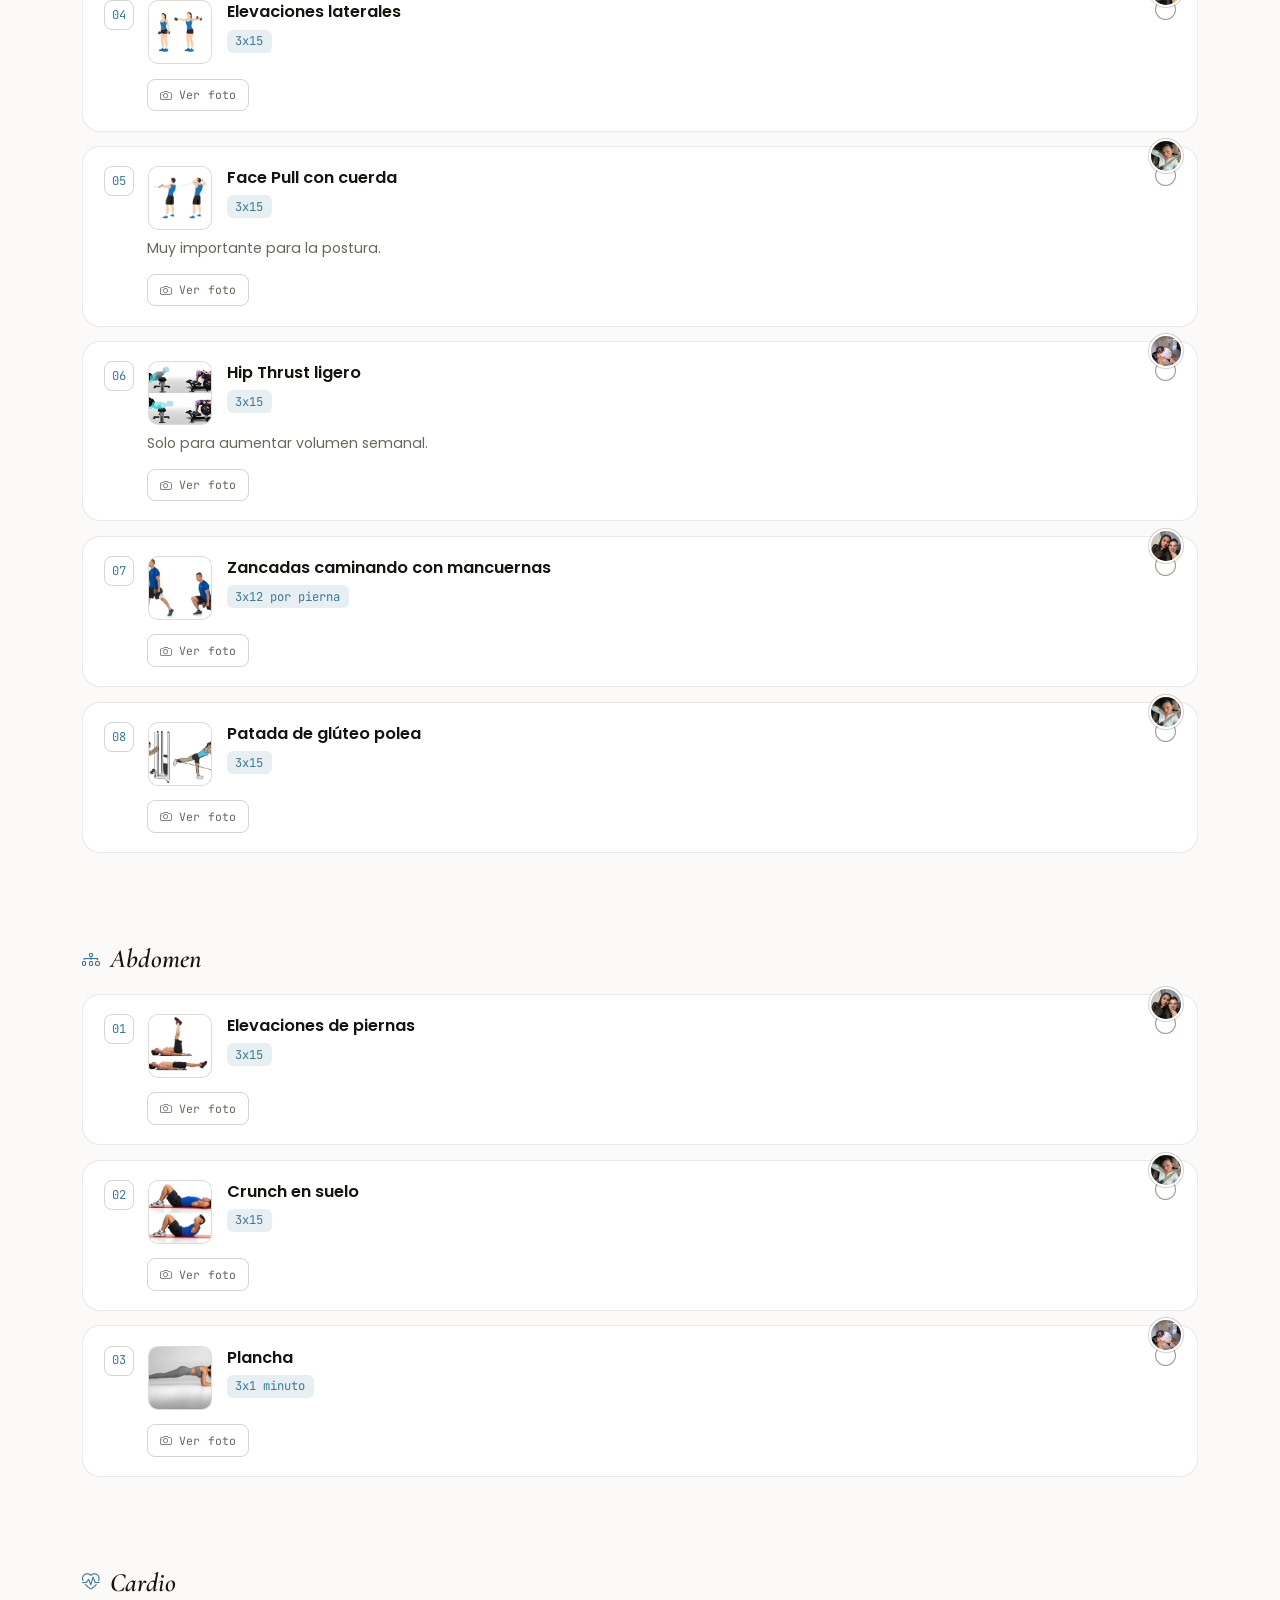
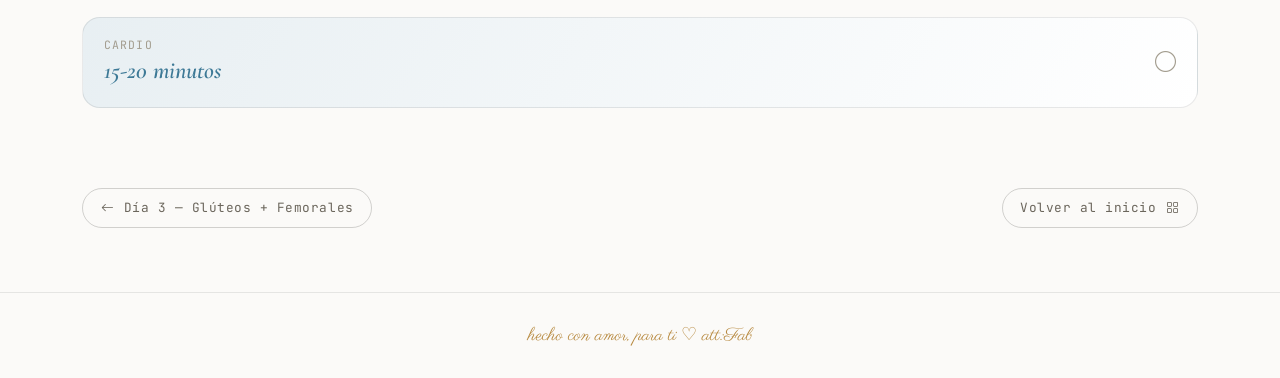
<file: pages/dia4.html>
<!DOCTYPE html>
<html lang="es">
<head>
<meta charset="UTF-8">
<meta name="viewport" content="width=device-width, initial-scale=1.0">
<title>Día 4 — Superior + Glúteo</title>

<link rel="preconnect" href="https://fonts.googleapis.com">
<link href="https://fonts.googleapis.com/css2?family=Cormorant+Garamond:ital,wght@0,500;0,600;0,700;1,500;1,600&family=Poppins:wght@300;400;500;600;700&family=Parisienne&family=JetBrains+Mono:wght@400;600&display=swap" rel="stylesheet">
<link href="https://cdn.jsdelivr.net/npm/bootstrap@5.3.3/dist/css/bootstrap.min.css" rel="stylesheet">
<link rel="stylesheet" href="https://cdn.jsdelivr.net/npm/bootstrap-icons@1.11.3/font/bootstrap-icons.css">
<link rel="stylesheet" href="../css/style.css">
</head>
<body>

<nav class="navbar navbar-rutina navbar-expand-md">
  <div class="container">
    <a class="brand" href="../index.html"><i class="bi bi-heart-fill"></i>Liz</a>
    <button class="navbar-toggler border-0 text-white" type="button" data-bs-toggle="collapse" data-bs-target="#navMenu">
      <i class="bi bi-list fs-2"></i>
    </button>
    <div class="collapse navbar-collapse justify-content-end" id="navMenu">
      <ul class="navbar-nav gap-1">
        <li class="nav-item"><a class="nav-link" href="../index.html">Inicio</a></li>
        <li class="nav-item"><a class="nav-link" href="dia1.html">Día 1</a></li>
        <li class="nav-item"><a class="nav-link" href="dia2.html">Día 2</a></li>
        <li class="nav-item"><a class="nav-link" href="dia3.html">Día 3</a></li>
        <li class="nav-item"><a class="nav-link" href="dia4.html">Día 4</a></li>
      </ul>
    </div>
  </div>
</nav>

<header class="day-header">
  <div class="container">
    <div class="row g-4">
      <div class="col-lg-8">
        <p class="kicker reveal">Día 4 de 4</p>
        <h1 class="display reveal">Superior<br>+ Glúteo</h1>
        <div class="tag-row reveal">
          <span class="tag"><i class="bi bi-clock me-1"></i>Calentamiento corto</span>
          <span class="tag"><i class="bi bi-list-check me-1"></i>8 ejercicios</span>
          <span class="tag"><i class="bi bi-heart-pulse me-1"></i>Cardio 15-20 min</span>
        </div>
        <p class="note-card reveal mt-3" style="max-width:560px">Queremos mantener el trabajo de arriba pero darle un estímulo extra al glúteo.</p>

        <div class="session-progress reveal">
          <div class="bar"><div class="fill" id="progress-fill"></div></div>
          <div class="meta">
            <span id="progress-meta">0 / 0 completados</span>
            <button class="reset-btn" id="reset-day"><i class="bi bi-arrow-counterclockwise"></i> Reiniciar día</button>
          </div>
        </div>
      </div>
      <div class="col-lg-4 reveal">
        <div class="day-photo" id="day-photo">
          <div class="photo-empty"><i class="bi bi-camera-heart"></i><span>img/nosotros/dia4.jpg</span></div>
        </div>
      </div>
    </div>
  </div>
</header>

<main class="container">

  <section class="section-block">
    <h2 class="section-title"><i class="bi bi-thermometer-half"></i>Calentamiento <span class="section-sub" id="calentamiento-duracion"></span></h2>
    <div id="calentamiento-list"></div>
  </section>

  <section class="section-block">
    <h2 class="section-title"><i class="bi bi-lightning-charge-fill"></i>Ejercicios principales</h2>
    <div id="ejercicios-list"></div>
  </section>

  <section class="section-block">
    <h2 class="section-title"><i class="bi bi-diagram-3"></i>Abdomen</h2>
    <div id="abdomen-list"></div>
  </section>

  <section class="section-block">
    <h2 class="section-title"><i class="bi bi-heart-pulse"></i>Cardio</h2>
    <div class="cardio-box" id="cardio-box"></div>
  </section>

  <nav class="day-nav">
    <a href="dia3.html"><i class="bi bi-arrow-left"></i> Día 3 — Glúteos + Femorales</a>
    <a href="../index.html">Volver al inicio <i class="bi bi-grid"></i></a>
  </nav>
</main>

<footer class="site-footer">hecho con amor, para ti ♡ att:Fab</footer>

<div class="modal fade" id="mediaModal" tabindex="-1" aria-hidden="true">
  <div class="modal-dialog modal-dialog-centered modal-lg">
    <div class="modal-content">
      <div class="modal-header">
        <h5 class="modal-title" id="mediaModalLabel"></h5>
        <button type="button" class="btn-close" data-bs-dismiss="modal" aria-label="Cerrar"></button>
      </div>
      <div class="modal-body" id="mediaModalBody"></div>
    </div>
  </div>
</div>

<button class="to-top" aria-label="Volver arriba"><i class="bi bi-arrow-up"></i></button>

<script src="https://cdn.jsdelivr.net/npm/bootstrap@5.3.3/dist/js/bootstrap.bundle.min.js"></script>
<script src="../js/app.js"></script>
<script>initDayPage(4);</script>
</body>
</html>
</file>
<file: css/style.css>
/* ==========================================================================
   NUESTRA RUTINA — design tokens
   Paleta: blanco cálido + negro + dorado + celeste (su color favorito).
   Cada día conserva un acento propio, pero dentro de la misma familia
   dorado/celeste para que todo se sienta como un solo sitio, no un gym.
   ========================================================================== */
:root{
  --bg: #fbfaf8;
  --bg-soft: #f5f2ec;
  --surface: #ffffff;
  --surface-2: #f3efe7;
  --border: rgba(20, 17, 12, .09);
  --border-strong: rgba(20, 17, 12, .18);
  --text: #16140f;
  --text-muted: #6b665c;
  --text-faint: #a39d8f;

  --gold: #b7893f;
  --gold-soft: #d9b978;
  --celeste: #5b9fc4;
  --celeste-soft: #9cc9e0;
  --blush: #c98a7a;

  --d1: #b7893f; /* día 1 — cuádriceps + glúteos (dorado) */
  --d2: #5b9fc4; /* día 2 — tren superior (celeste, su color favorito) */
  --d3: #8a6a30; /* día 3 — glúteos + femorales (dorado profundo) */
  --d4: #3d7996; /* día 4 — superior + glúteo (celeste profundo) */

  --accent: var(--d1);

  --radius-sm: 10px;
  --radius: 18px;
  --radius-lg: 26px;

  --shadow: 0 10px 30px -14px rgba(20,17,12,.18);
  --shadow-lg: 0 26px 60px -22px rgba(20,17,12,.22);

  --font-display: 'Cormorant Garamond', 'Times New Roman', serif;
  --font-script: 'Parisienne', cursive;
  --font-body: 'Poppins', system-ui, -apple-system, sans-serif;
  --font-mono: 'JetBrains Mono', ui-monospace, SFMono-Regular, monospace;
}

/* body carries a day class on routine pages so every component below
   can reference --accent without repeating logic per page */
body.day-1{ --accent: var(--d1); }
body.day-2{ --accent: var(--d2); }
body.day-3{ --accent: var(--d3); }
body.day-4{ --accent: var(--d4); }

*{ box-sizing: border-box; }

html{ scroll-behavior: smooth; }

body{
  background:
    radial-gradient(1100px 520px at 10% -12%, rgba(183,137,63,.07), transparent 60%),
    radial-gradient(900px 460px at 100% 0%, rgba(91,159,196,.07), transparent 55%),
    var(--bg);
  color: var(--text);
  font-family: var(--font-body);
  font-weight: 400;
  min-height: 100vh;
  -webkit-font-smoothing: antialiased;
}

a{ color: inherit; text-decoration: none; }

::selection{ background: var(--gold-soft); color: #16140f; }

@media (prefers-reduced-motion: reduce){
  *{ animation-duration: .01ms !important; animation-iteration-count: 1 !important; transition-duration: .01ms !important; scroll-behavior: auto !important; }
}

/* ==========================================================================
   Utilidades tipográficas
   ========================================================================== */
.eyebrow{
  font-family: var(--font-mono);
  font-size: .72rem;
  letter-spacing: .18em;
  text-transform: uppercase;
  color: var(--text-faint);
}

.display{
  font-family: var(--font-display);
  font-weight: 600;
  letter-spacing: .01em;
  line-height: .98;
}

.script{
  font-family: var(--font-script);
  font-weight: 400;
  line-height: 1;
  color: var(--gold);
}

.font-mono{ font-family: var(--font-mono); }

.text-muted-soft{ color: var(--text-muted); }

/* ==========================================================================
   Navbar
   ========================================================================== */
.navbar-rutina{
  position: sticky;
  top: 0;
  z-index: 1030;
  background: rgba(251, 250, 248, .72);
  backdrop-filter: blur(14px) saturate(140%);
  -webkit-backdrop-filter: blur(14px) saturate(140%);
  border-bottom: 1px solid transparent;
  transition: background .3s ease, border-color .3s ease, padding .3s ease;
  padding: 1rem 0;
}
.navbar-rutina.is-scrolled{
  background: rgba(251, 250, 248, .92);
  border-bottom-color: var(--border);
  padding: .6rem 0;
}
.navbar-rutina .brand{
  font-family: var(--font-display);
  font-weight: 600;
  font-style: italic;
  font-size: 1.7rem;
  letter-spacing: .01em;
  display: inline-flex;
  align-items: center;
  gap: .5rem;
  color: var(--text);
}
.navbar-rutina .brand .bi{ color: var(--gold); font-size: 1.05rem; }
.navbar-rutina .nav-link{
  font-family: var(--font-mono);
  font-size: .74rem;
  letter-spacing: .08em;
  text-transform: uppercase;
  color: var(--text-muted);
  padding: .45rem .9rem !important;
  border-radius: 999px;
  transition: color .2s ease, background .2s ease;
}
.navbar-rutina .nav-link:hover{ color: var(--text); background: var(--surface-2); }
.navbar-rutina .nav-link.active{ color: #fff; background: var(--accent, var(--d1)); font-weight: 600; }
.navbar-toggler .bi{ color: var(--text) !important; }

/* ==========================================================================
   Hero (index)
   ========================================================================== */
.hero{
  padding: 4rem 0 2.5rem;
  position: relative;
  overflow: hidden;
}
.hero::before{
  content: "";
  position: absolute;
  inset: -40% -10% auto -10%;
  height: 480px;
  background: conic-gradient(from 200deg, var(--gold-soft), var(--celeste-soft), var(--gold-soft));
  filter: blur(140px);
  opacity: .22;
  pointer-events: none;
}
.hero h1{
  font-size: clamp(2.9rem, 7.5vw, 5.2rem);
  font-style: italic;
}
.hero .lead-copy{
  max-width: 46ch;
  color: var(--text-muted);
  font-size: 1.02rem;
  font-weight: 300;
}
.hero .love-line{
  font-family: var(--font-script);
  font-size: 1.7rem;
  color: var(--gold);
  display: block;
  margin-top: .3rem;
}

/* ---- foto grande de portada --------------------------------------------- */
.hero-photo-wrap{
  position: relative;
}
.hero-photo{
  position: relative;
  aspect-ratio: 4/5;
  width: 100%;
  max-width: 380px;
  margin-left: auto;
  border-radius: var(--radius-lg);
  overflow: hidden;
  border: 1px solid var(--border-strong);
  box-shadow: var(--shadow-lg);
  background: var(--surface-2);
}
.hero-photo::after{
  content: "";
  position: absolute;
  inset: 10px;
  border: 1px solid rgba(255,255,255,.55);
  border-radius: calc(var(--radius-lg) - 8px);
  pointer-events: none;
}
.hero-photo img{ width: 100%; height: 100%; object-fit: cover; display: block; }
.hero-photo .photo-empty{
  position: absolute; inset: 0;
  display: flex; flex-direction: column; align-items: center; justify-content: center;
  gap: .6rem; color: var(--text-faint); text-align: center; padding: 1.5rem;
}
.hero-photo .photo-empty .bi{ font-size: 1.8rem; color: var(--gold-soft); }
.hero-photo .photo-empty span{ font-family: var(--font-mono); font-size: .68rem; letter-spacing: .04em; }
.hero-photo-tag{
  position: absolute;
  bottom: -14px; left: -14px;
  background: var(--surface);
  border: 1px solid var(--border-strong);
  border-radius: 999px;
  padding: .5rem 1rem;
  font-family: var(--font-script);
  font-size: 1.1rem;
  color: var(--celeste);
  box-shadow: var(--shadow);
  z-index: 2;
}

/* ---- resumen semanal (versión compacta) --------------------------------- */
.weekly-strip{
  display: flex;
  align-items: center;
  gap: 1.4rem;
  flex-wrap: wrap;
  background: var(--surface);
  border: 1px solid var(--border);
  border-radius: var(--radius);
  padding: 1rem 1.3rem;
  margin-top: 2.2rem;
}
.weekly-ring-wrap{
  display: flex;
  align-items: center;
  gap: 1.2rem;
  flex-wrap: wrap;
}
.weekly-ring{
  --ring-size: 108px;
  width: var(--ring-size);
  height: var(--ring-size);
  border-radius: 50%;
  position: relative;
  flex: 0 0 auto;
  background: conic-gradient(var(--surface-2) 0% 100%);
  transition: background 1s ease;
}
.weekly-ring::after{
  content: "";
  position: absolute;
  inset: 10px;
  border-radius: 50%;
  background: var(--surface);
  box-shadow: inset 0 0 0 1px var(--border);
}
.weekly-ring .ring-center{
  position: absolute;
  inset: 10px;
  display: flex;
  flex-direction: column;
  align-items: center;
  justify-content: center;
  z-index: 2;
  text-align: center;
}
.weekly-ring .ring-count{
  font-family: var(--font-display);
  font-weight: 600;
  font-size: 1.5rem;
  line-height: 1;
}
.weekly-ring .ring-label{
  font-family: var(--font-mono);
  font-size: .58rem;
  letter-spacing: .1em;
  text-transform: uppercase;
  color: var(--text-faint);
  margin-top: .2rem;
}
.ring-legend{ display: flex; flex-direction: column; gap: .4rem; }
.ring-legend .legend-item{
  display: flex; align-items: center; gap: .5rem;
  font-size: .8rem; color: var(--text-muted);
}
.ring-legend .dot{ width: 8px; height: 8px; border-radius: 50%; flex: none; }

/* ==========================================================================
   Galería "Nosotros" (index)
   ========================================================================== */
.nosotros-section{ padding: 1.5rem 0 .5rem; }
.nosotros-title{
  font-family: var(--font-script);
  font-size: 2.4rem;
  color: var(--gold);
  margin-bottom: .1rem;
}
.nosotros-sub{
  font-family: var(--font-mono);
  font-size: .74rem;
  letter-spacing: .1em;
  text-transform: uppercase;
  color: var(--text-faint);
  margin-bottom: 1.6rem;
}
.gallery-nosotros{
  display: flex;
  gap: 1.4rem;
  flex-wrap: wrap;
  padding: .5rem 0 1rem;
}
.polaroid{
  background: var(--surface);
  border: 1px solid var(--border-strong);
  border-radius: 6px;
  padding: .6rem .6rem 1.1rem;
  box-shadow: var(--shadow);
  width: 168px;
  transition: transform .3s ease, box-shadow .3s ease;
}
.polaroid:nth-child(1){ transform: rotate(-4deg); }
.polaroid:nth-child(2){ transform: rotate(3deg); }
.polaroid:nth-child(3){ transform: rotate(-2deg); }
.polaroid:nth-child(4){ transform: rotate(4deg); }
.polaroid:hover{ transform: rotate(0deg) translateY(-6px); box-shadow: var(--shadow-lg); z-index: 3; }
.polaroid .frame{
  aspect-ratio: 1/1;
  border-radius: 3px;
  overflow: hidden;
  background: var(--surface-2);
  display: flex; align-items: center; justify-content: center;
  color: var(--text-faint);
}
.polaroid .frame img{ width: 100%; height: 100%; object-fit: cover; display: block; }
.polaroid .frame .bi{ font-size: 1.4rem; color: var(--gold-soft); }
.polaroid figcaption{
  font-family: var(--font-script);
  font-size: 1rem;
  text-align: center;
  color: var(--text-muted);
  margin-top: .5rem;
}

/* ==========================================================================
   Day cards (index)
   ========================================================================== */
.day-card{
  position: relative;
  background: var(--surface);
  border: 1px solid var(--border);
  border-radius: var(--radius-lg);
  padding: 1.7rem 1.6rem 1.5rem;
  height: 100%;
  overflow: hidden;
  transition: transform .35s cubic-bezier(.2,.8,.2,1), box-shadow .35s ease, border-color .35s ease;
}
.day-card::before{
  content: "";
  position: absolute;
  left: 0; top: 0; bottom: 0;
  width: 4px;
  background: var(--card-accent, var(--d1));
}
.day-card:hover{
  transform: translateY(-6px);
  box-shadow: var(--shadow-lg);
  border-color: var(--border-strong);
}
.day-card .day-icon{
  width: 46px; height: 46px;
  display: inline-flex; align-items: center; justify-content: center;
  border-radius: 12px;
  background: color-mix(in srgb, var(--card-accent, var(--d1)) 14%, transparent);
  color: var(--card-accent, var(--d1));
  font-size: 1.2rem;
}
.day-card .day-num{
  font-family: var(--font-display);
  font-weight: 600;
  font-style: italic;
  font-size: 3.2rem;
  line-height: .85;
  color: var(--card-accent, var(--d1));
  margin: .6rem 0 0;
}
.day-card h3{
  font-family: var(--font-body);
  font-weight: 600;
  font-size: 1.1rem;
  margin: .1rem 0 .8rem;
}
.day-card .tag-row{ display: flex; flex-wrap: wrap; gap: .35rem; margin-bottom: 1.1rem; }
.day-card .tag{
  font-family: var(--font-mono);
  font-size: .66rem;
  letter-spacing: .04em;
  padding: .28rem .6rem;
  border-radius: 999px;
  background: var(--surface-2);
  color: var(--text-muted);
  border: 1px solid var(--border);
}
.day-card .card-foot{
  display: flex; align-items: center; justify-content: space-between;
  margin-top: auto;
  padding-top: .9rem;
  border-top: 1px dashed var(--border);
}
.day-card .go{
  font-family: var(--font-mono);
  font-size: .76rem;
  letter-spacing: .05em;
  color: var(--card-accent, var(--d1));
  display: inline-flex; align-items: center; gap: .35rem;
  transition: gap .25s ease;
}
.day-card:hover .go{ gap: .65rem; }
.day-card{ display: flex; flex-direction: column; }

/* ==========================================================================
   Day header (páginas de rutina)
   ========================================================================== */
.day-header{
  padding: 3rem 0 2rem;
  border-bottom: 1px solid var(--border);
  position: relative;
}
.day-header .row{ align-items: center; }
.day-header .kicker{
  color: var(--accent);
  font-family: var(--font-mono);
  letter-spacing: .16em;
  font-size: .74rem;
  text-transform: uppercase;
}
.day-header h1{ font-size: clamp(2.4rem, 5.6vw, 3.8rem); font-style: italic; }
.day-header .tag-row{ display: flex; flex-wrap: wrap; gap: .4rem; margin-top: .9rem; }
.day-header .tag{
  font-family: var(--font-mono);
  font-size: .7rem;
  padding: .3rem .65rem;
  border-radius: 999px;
  border: 1px solid var(--border-strong);
  color: var(--text-muted);
}

/* ---- foto del día -------------------------------------------------------- */
.day-photo{
  position: relative;
  aspect-ratio: 1/1;
  width: 100%;
  max-width: 220px;
  margin-left: auto;
  border-radius: var(--radius-lg);
  overflow: hidden;
  border: 1px solid var(--border-strong);
  box-shadow: var(--shadow);
  background: var(--surface-2);
}
.day-photo img{ width: 100%; height: 100%; object-fit: cover; display: block; }
.day-photo .photo-empty{
  position: absolute; inset: 0;
  display: flex; flex-direction: column; align-items: center; justify-content: center;
  gap: .4rem; color: var(--text-faint); text-align: center; padding: 1rem;
}
.day-photo .photo-empty .bi{ font-size: 1.4rem; color: var(--gold-soft); }
.day-photo .photo-empty span{ font-family: var(--font-mono); font-size: .62rem; }

/* progress bar de la sesión */
.session-progress{
  margin-top: 1.6rem;
  max-width: 480px;
}
.session-progress .bar{
  height: 7px;
  border-radius: 999px;
  background: var(--surface-2);
  overflow: hidden;
}
.session-progress .fill{
  height: 100%;
  width: 0%;
  background: var(--accent);
  border-radius: 999px;
  transition: width .5s cubic-bezier(.2,.8,.2,1);
}
.session-progress .meta{
  display: flex; justify-content: space-between;
  font-family: var(--font-mono);
  font-size: .72rem;
  color: var(--text-faint);
  margin-top: .4rem;
}
.reset-btn{
  font-family: var(--font-mono);
  font-size: .72rem;
  color: var(--text-faint);
  border: 1px solid var(--border-strong);
  background: transparent;
  padding: .4rem .8rem;
  border-radius: 999px;
  display: inline-flex; align-items: center; gap: .4rem;
  transition: color .2s ease, border-color .2s ease, background .2s ease;
}
.reset-btn:hover{ color: var(--text); border-color: var(--text-faint); background: var(--surface-2); }

/* ==========================================================================
   Secciones de contenido
   ========================================================================== */
.section-block{ padding: 2.4rem 0; }
.section-title{
  display: flex; align-items: center; gap: .6rem;
  font-family: var(--font-display);
  font-weight: 600;
  font-style: italic;
  font-size: 1.65rem;
  letter-spacing: .01em;
  margin-bottom: 1.1rem;
}
.section-title .bi{ color: var(--accent); font-size: 1.1rem; }
.section-sub{
  font-family: var(--font-mono);
  font-size: .76rem;
  color: var(--text-faint);
  margin-left: .2rem;
}
.group-label{
  font-family: var(--font-mono);
  font-size: .68rem;
  text-transform: uppercase;
  letter-spacing: .14em;
  color: var(--accent);
  margin: 1.5rem 0 .6rem;
  display: flex; align-items: center; gap: .6rem;
}
.group-label::after{ content:""; flex:1; height:1px; background: var(--border); }

/* ---- calentamiento (checklist simple) ----------------------------------- */
.check-item{
  display: flex; align-items: center; gap: .8rem;
  background: var(--surface);
  border: 1px solid var(--border);
  border-radius: var(--radius-sm);
  padding: .8rem 1rem;
  margin-bottom: .55rem;
  transition: border-color .2s ease, background .2s ease;
}
.check-item.is-done{ background: var(--surface); border-color: var(--border); opacity: .55; }
.check-item.is-done .check-item-text{ text-decoration: line-through; }
.check-item-text{ font-size: .92rem; }

/* ---- botón toggle circular ------------------------------------------------ */
.check-toggle{
  background: none; border: none; padding: 0; line-height: 0;
  color: var(--text-faint);
  font-size: 1.3rem;
  flex: none;
  cursor: pointer;
  transition: color .2s ease, transform .2s ease;
}
.check-toggle:hover{ color: var(--accent); }
.check-toggle.checked{ color: var(--accent); }
.check-toggle:active{ transform: scale(.85); }

/* ---- tarjeta de ejercicio ------------------------------------------------ */
.exercise-card{
  position: relative;
  background: var(--surface);
  border: 1px solid var(--border);
  border-radius: var(--radius);
  padding: 1.2rem 1.3rem;
  margin-bottom: .9rem;
  transition: border-color .25s ease, background .25s ease, opacity .25s ease;
}
.exercise-card.is-done{ opacity: .55; }
.exercise-card.is-done .ex-name{ text-decoration: line-through; }
.exercise-card .ex-top{
  display: flex; align-items: flex-start; gap: .9rem;
}
.exercise-card .ex-num{
  font-family: var(--font-mono);
  font-size: .76rem;
  color: var(--accent);
  border: 1px solid var(--border-strong);
  border-radius: 8px;
  width: 30px; height: 30px;
  display: flex; align-items: center; justify-content: center;
  flex: none;
}
.exercise-card .ex-name{
  font-weight: 600;
  font-size: 1.02rem;
  margin: 0;
}
.exercise-card .ex-series{
  font-family: var(--font-mono);
  font-size: .76rem;
  color: var(--accent);
  background: color-mix(in srgb, var(--accent) 12%, transparent);
  padding: .15rem .55rem;
  border-radius: 6px;
  display: inline-block;
  margin-top: .3rem;
}
.exercise-card .ex-note{
  color: var(--text-muted);
  font-size: .88rem;
  margin: .5rem 0 0 2.7rem;
}
.exercise-card .ex-actions{
  display: flex; gap: .5rem; margin: .9rem 0 0 2.7rem; flex-wrap: wrap;
}
.ex-btn{
  font-family: var(--font-mono);
  font-size: .72rem;
  letter-spacing: .02em;
  display: inline-flex; align-items: center; gap: .4rem;
  padding: .42rem .75rem;
  border-radius: 8px;
  border: 1px solid var(--border-strong);
  background: transparent;
  color: var(--text-muted);
  transition: all .2s ease;
}
.ex-btn:hover{ color: #fff; background: var(--accent); border-color: var(--accent); }

/* ---- imagen del ejercicio (thumb + placeholder) --------------------------- */
.ex-thumb{
  width: 64px; height: 64px;
  border-radius: 10px;
  overflow: hidden;
  flex: none;
  border: 1px solid var(--border);
  background: var(--surface-2);
  display: flex; align-items: center; justify-content: center;
  color: var(--text-faint);
  font-size: 1.15rem;
}
.ex-thumb img{ width: 100%; height: 100%; object-fit: cover; display: block; }

.image-slot{
  border: 1px dashed var(--border-strong);
  border-radius: var(--radius-sm);
  background: var(--surface-2);
  aspect-ratio: 4/3;
  display: flex; flex-direction: column; align-items: center; justify-content: center;
  gap: .4rem; color: var(--text-faint);
  overflow: hidden;
}
.image-slot img{ width: 100%; height: 100%; object-fit: cover; }
.image-slot .bi{ font-size: 1.6rem; color: var(--gold-soft); }
.image-slot span{ font-family: var(--font-mono); font-size: .68rem; text-align: center; padding: 0 .6rem; }

/* ---- pequeño detalle "nosotros" en cada ejercicio ------------------------- */
.ex-heart-photo{
  position: absolute;
  top: -8px; right: 14px;
  width: 34px; height: 34px;
  border-radius: 50%;
  overflow: hidden;
  border: 2px solid var(--surface);
  box-shadow: 0 0 0 1px var(--border-strong), var(--shadow);
  background: var(--surface-2);
  display: flex; align-items: center; justify-content: center;
  color: var(--gold-soft);
  font-size: .85rem;
}
.ex-heart-photo img{ width: 100%; height: 100%; object-fit: cover; display: block; }

/* ---- cardio / nota final -------------------------------------------------- */
.cardio-box{
  display: flex; align-items: center; justify-content: space-between; gap: 1rem; flex-wrap: wrap;
  background: linear-gradient(120deg, color-mix(in srgb, var(--accent) 12%, var(--surface)), var(--surface));
  border: 1px solid var(--border);
  border-radius: var(--radius);
  padding: 1.1rem 1.3rem;
}
.cardio-box .label{ font-family: var(--font-mono); font-size: .72rem; letter-spacing: .1em; text-transform: uppercase; color: var(--text-faint); }
.cardio-box .value{ font-family: var(--font-display); font-weight: 600; font-style: italic; font-size: 1.5rem; color: var(--accent); }

.note-card{
  border-left: 3px solid var(--accent);
  background: var(--surface);
  border-radius: 0 var(--radius-sm) var(--radius-sm) 0;
  padding: .85rem 1.1rem;
  font-size: .9rem;
  color: var(--text-muted);
  margin-bottom: 1.4rem;
}

/* ==========================================================================
   Footer / navegación entre días
   ========================================================================== */
.day-nav{
  padding: 2.6rem 0 4rem;
  display: flex; justify-content: space-between; align-items: center; gap: 1rem; flex-wrap: wrap;
}
.day-nav a{
  display: inline-flex; align-items: center; gap: .6rem;
  font-family: var(--font-mono);
  font-size: .8rem;
  letter-spacing: .04em;
  color: var(--text-muted);
  border: 1px solid var(--border-strong);
  border-radius: 999px;
  padding: .6rem 1.1rem;
  transition: all .2s ease;
}
.day-nav a:hover{ color: #fff; background: var(--accent); border-color: var(--accent); }

.site-footer{
  border-top: 1px solid var(--border);
  padding: 1.8rem 0;
  text-align: center;
  color: var(--text-faint);
  font-size: .8rem;
  font-family: var(--font-script);
  font-size: 1.15rem;
  color: var(--gold);
}

/* ==========================================================================
   Modal de video / foto (tema claro)
   ========================================================================== */
.modal-content{
  background: var(--surface);
  border: 1px solid var(--border-strong);
  border-radius: var(--radius);
  color: var(--text);
}
.modal-header{ border-bottom: 1px solid var(--border); }
.modal-header .btn-close{ opacity: .6; }
.ratio-video{ border-radius: var(--radius-sm); overflow: hidden; }

/* ==========================================================================
   Reveal-on-scroll
   ========================================================================== */
.reveal{
  opacity: 0;
  transform: translateY(22px);
  transition: opacity .6s cubic-bezier(.2,.7,.2,1), transform .6s cubic-bezier(.2,.7,.2,1);
}
.reveal.is-visible{ opacity: 1; transform: translateY(0); }

/* botón volver arriba */
.to-top{
  position: fixed;
  right: 1.3rem; bottom: 1.3rem;
  width: 46px; height: 46px;
  border-radius: 50%;
  background: var(--surface);
  border: 1px solid var(--border-strong);
  color: var(--text);
  display: flex; align-items: center; justify-content: center;
  opacity: 0; pointer-events: none;
  transform: translateY(10px);
  transition: opacity .25s ease, transform .25s ease, background .2s ease, color .2s ease;
  z-index: 1020;
  box-shadow: var(--shadow);
}
.to-top.is-visible{ opacity: 1; pointer-events: auto; transform: translateY(0); }
.to-top:hover{ background: var(--accent); color: #fff; }

@media (max-width: 767px){
  .exercise-card .ex-note,
  .exercise-card .ex-actions{ margin-left: 0; }
  .weekly-ring-wrap{ justify-content: center; text-align: center; }
  .hero-photo{ max-width: 280px; margin: 0 auto; }
  .day-photo{ max-width: 160px; margin: 1.2rem auto 0; }
  .polaroid{ width: 42%; }
}
</file>
